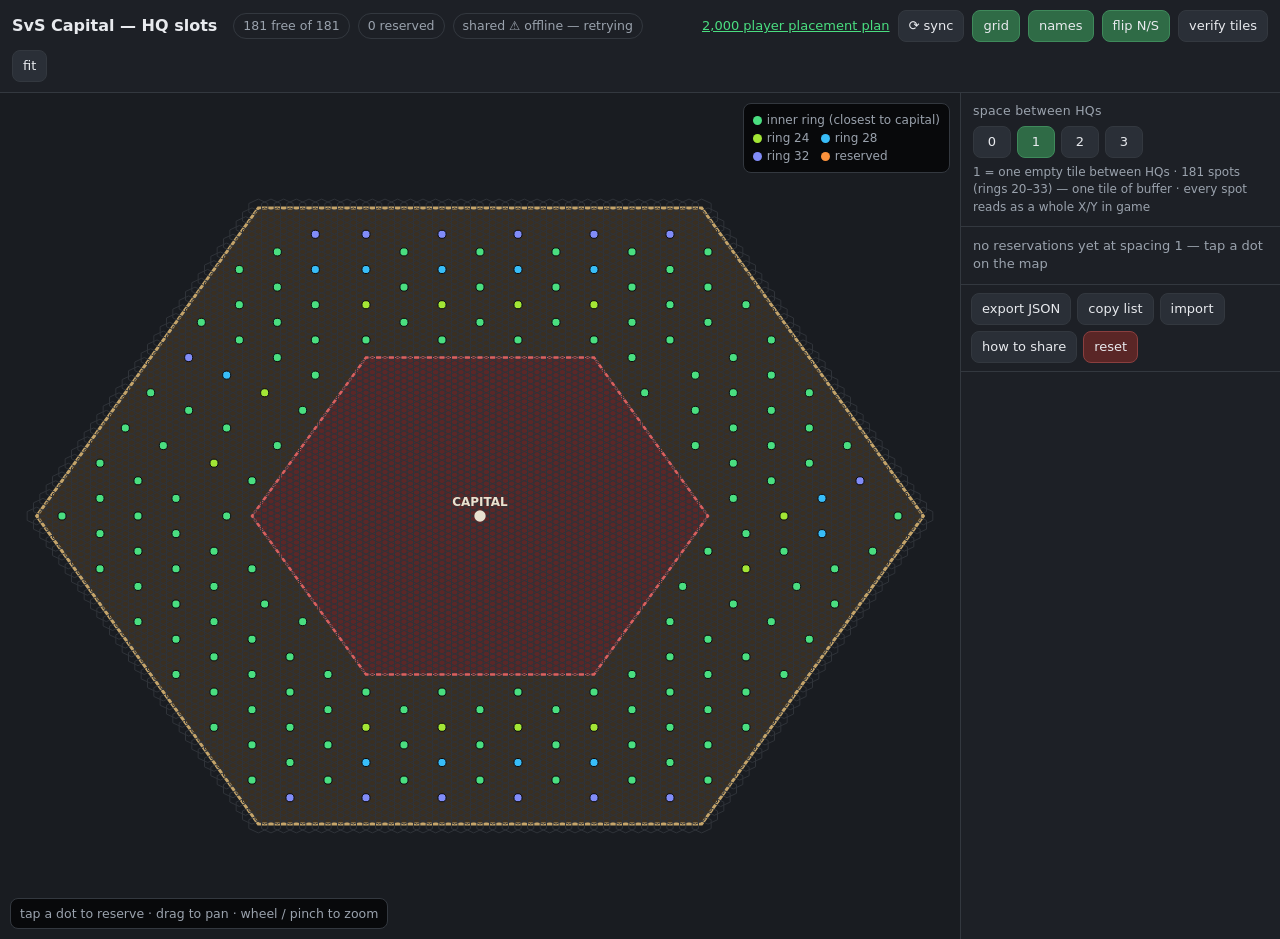
<file: index.html>
<!doctype html>
<html lang="en">
<head>
<meta charset="utf-8">
<meta name="viewport" content="width=device-width, initial-scale=1, maximum-scale=5">
<title>SvS Capital — HQ slot reservations</title>
<style>
  :root{--bg:#14161a;--panel:#1d2026;--line:#33383f;--fg:#e8eaee;--dim:#9aa2ad;
        --r20:#4ade80;--r24:#a3e635;--r28:#38bdf8;--r32:#818cf8;--taken:#fb923c;--bad:#f87171;}
  *{box-sizing:border-box}
  html,body{margin:0;height:100%;background:var(--bg);color:var(--fg);
    font:15px/1.4 system-ui,-apple-system,"Segoe UI",Roboto,sans-serif;overscroll-behavior:none}
  header{display:flex;flex-wrap:wrap;gap:8px;align-items:center;padding:10px 12px;
    background:var(--panel);border-bottom:1px solid var(--line);position:sticky;top:0;z-index:5}
  header h1{font-size:16px;margin:0 8px 0 0;font-weight:650}
  .pill{font-size:12.5px;color:var(--dim);border:1px solid var(--line);border-radius:99px;padding:3px 9px}
  .spacer{flex:1}
  main{display:flex;height:calc(100% - 54px);min-height:0}
  #wrap{position:relative;flex:1;min-width:0}
  canvas{display:block;width:100%;height:100%;touch-action:none}
  #hint{position:absolute;left:10px;bottom:10px;font-size:12.5px;color:var(--dim);
    background:#000a;border:1px solid var(--line);border-radius:8px;padding:6px 9px;pointer-events:none}
  aside{width:320px;flex:none;border-left:1px solid var(--line);background:var(--panel);
    display:flex;flex-direction:column;min-height:0}
  aside .stats{padding:10px 12px;border-bottom:1px solid var(--line);font-size:13px;color:var(--dim)}
  .padbar{padding:9px 12px 10px;border-bottom:1px solid var(--line)}
  .padlbl{display:block;font-size:12.5px;color:var(--dim);margin-bottom:6px;letter-spacing:.02em}
  .padbtns{display:flex;gap:6px}
  .padbtns button{width:38px;padding:6px 0;text-align:center;font-variant-numeric:tabular-nums}
  .padhint{margin-top:6px;font-size:12px;color:var(--dim);line-height:1.45}
  aside .btns{display:flex;flex-wrap:wrap;gap:6px;padding:8px 10px;border-bottom:1px solid var(--line)}
  #list{list-style:none;margin:0;padding:6px 0 40px;overflow:auto;flex:1}
  #list li{display:flex;gap:8px;align-items:center;padding:6px 12px;border-bottom:1px solid #262a30;font-size:13.5px}
  #list li b{color:var(--taken);font-weight:600}
  #list li span.c{color:var(--dim);font-variant-numeric:tabular-nums}
  button{font:inherit;font-size:13px;color:var(--fg);background:#2a2f37;border:1px solid var(--line);
    border-radius:8px;padding:6px 10px;cursor:pointer}
  button:hover{background:#333a44}
  button.on{background:#2f6b46;border-color:#3f8a5b}
  button.primary{background:#2f6b46;border-color:#3f8a5b;font-weight:600}
  button.danger{background:#5a2626;border-color:#8a3f3f}
  .modal{position:fixed;inset:0;background:#000a;display:flex;align-items:center;justify-content:center;
    padding:14px;z-index:20}
  .modal.hidden{display:none}
  .card{background:var(--panel);border:1px solid var(--line);border-radius:14px;padding:14px;width:min(460px,100%)}
  .card h2{margin:0 0 4px;font-size:17px}
  .card .meta{color:var(--dim);font-size:13px;margin-bottom:10px;font-variant-numeric:tabular-nums}
  .card label{display:block;font-size:13px;color:var(--dim);margin:8px 0 4px}
  .card input,.card textarea{width:100%;background:#12141a;color:var(--fg);border:1px solid var(--line);
    border-radius:8px;padding:9px;font:inherit}
  .card textarea{height:150px;font-family:ui-monospace,Consolas,monospace;font-size:12.5px}
  .card .row{display:flex;flex-wrap:wrap;gap:8px;margin-top:12px}
  .warn{color:var(--bad);font-size:13px;min-height:17px;margin-top:6px}
  .ok{color:var(--r20)}
  #legend{position:absolute;right:10px;top:10px;background:#000a;border:1px solid var(--line);
    border-radius:8px;padding:7px 9px;font-size:12px;color:var(--dim);line-height:1.5}
  #legend i{display:inline-block;width:9px;height:9px;border-radius:99px;margin-right:5px;vertical-align:middle}
  @media(max-width:820px){
    main{flex-direction:column;height:auto}
    #wrap{height:58vh}
    aside{width:auto;border-left:none;border-top:1px solid var(--line);max-height:42vh}
  }
</style>
</head>
<body>
<header>
  <h1>SvS Capital — HQ slots</h1>
  <span class="pill" id="pillFree">–</span>
  <span class="pill" id="pillTaken">–</span>
  <span class="pill" id="pillShared">shared: connecting…</span>
  <span class="spacer"></span>
  <a href="placement.html" style="color:var(--r20);font-size:13px">2,000 player placement plan</a>
  <button id="btnSync" title="pull the latest list from the shared sign-up sheet">⟳ sync</button>
  <button id="btnGrid" title="show/hide the tile grid">grid</button>
  <button id="btnNames" title="show/hide the names on the map">names</button>
  <button id="btnFlip" title="flip N/S if the map looks mirrored compared to the game">flip N/S</button>
  <button id="btnTest" title="highlight the tiles to verify in game">verify tiles</button>
  <button id="btnFit">fit</button>
</header>

<main>
  <div id="wrap">
    <canvas id="map"></canvas>
    <div id="legend">
      <i style="background:var(--r20)"></i>inner ring (closest to capital)<br>
      <i style="background:var(--r24)"></i>ring 24 &nbsp; <i style="background:var(--r28)"></i>ring 28<br>
      <i style="background:var(--r32)"></i>ring 32 &nbsp; <i style="background:var(--taken)"></i>reserved
    </div>
    <div id="hint">tap a dot to reserve · drag to pan · wheel / pinch to zoom</div>
  </div>
  <aside>
    <div class="padbar">
      <span class="padlbl">space between HQs</span>
      <span id="padBtns" class="padbtns"></span>
      <div class="padhint" id="padHint"></div>
    </div>
    <div class="stats" id="stats">reservations are stored in this browser</div>
    <div class="btns">
      <button id="btnExport">export JSON</button>
      <button id="btnCopy">copy list</button>
      <button id="btnImport">import</button>
      <button id="btnHelp">how to share</button>
      <button id="btnReset" class="danger">reset</button>
    </div>
    <ol id="list"></ol>
  </aside>
</main>

<!-- reserve / release card -->
<div class="modal hidden" id="sheet">
  <div class="card">
    <h2 id="shTitle">Spot</h2>
    <div class="meta" id="shMeta"></div>
    <label for="shName">Your name / alliance tag</label>
    <input id="shName" maxlength="28" placeholder="e.g. Ahmed [Tj]">
    <div class="warn" id="shWarn"></div>
    <div class="row">
      <button class="primary" id="shTake">reserve this spot</button>
      <button class="danger hidden" id="shRelease">release</button>
      <button id="shCopy">copy X/Y</button>
      <button id="shClose">close</button>
    </div>
  </div>
</div>

<!-- import / export / help card -->
<div class="modal hidden" id="io">
  <div class="card">
    <h2 id="ioTitle">Import</h2>
    <div class="meta" id="ioMeta"></div>
    <textarea id="ioText" spellcheck="false"></textarea>
    <div class="row">
      <button class="primary" id="ioDo">import</button>
      <button id="ioClose">close</button>
    </div>
  </div>
</div>

<script>
/* ============================== CORE (pure, testable) ============================== */
const HQCore = (() => {
  // Embedded spot lists, generated offline by gen_spots.js (fixed seed, 150,000
  // destroy-and-repair iterations per spacing, whole-coordinate tiles only) and checked by
  // the test suite.  Embedded so every visitor sees the same list AND the same numbering
  // (reservations are keyed by spot number) — do not hand-edit; regenerate instead.
  const SPOTS_BY_PAD = {
    0: [{"n":1,"ring":19,"clock":1,"X":510,"Y":482},{"n":2,"ring":19,"clock":2,"X":514,"Y":490},{"n":3,"ring":19,"clock":3,"X":518,"Y":498},{"n":4,"ring":19,"clock":3,"X":518,"Y":502},{"n":5,"ring":19,"clock":4,"X":514,"Y":510},{"n":6,"ring":19,"clock":5,"X":510,"Y":518},{"n":7,"ring":19,"clock":7,"X":489,"Y":516},{"n":8,"ring":19,"clock":8,"X":485,"Y":508},{"n":9,"ring":19,"clock":9,"X":481,"Y":500},{"n":10,"ring":19,"clock":10,"X":484,"Y":494},{"n":11,"ring":19,"clock":11,"X":488,"Y":486},{"n":12,"ring":19,"clock":11,"X":490,"Y":482},{"n":13,"ring":20,"clock":1,"X":508,"Y":480},{"n":14,"ring":20,"clock":1,"X":512,"Y":484},{"n":15,"ring":20,"clock":2,"X":516,"Y":492},{"n":16,"ring":20,"clock":3,"X":520,"Y":500},{"n":17,"ring":20,"clock":4,"X":516,"Y":508},{"n":18,"ring":20,"clock":5,"X":508,"Y":520},{"n":19,"ring":20,"clock":5,"X":512,"Y":516},{"n":20,"ring":20,"clock":6,"X":497,"Y":520},{"n":21,"ring":20,"clock":6,"X":500,"Y":520},{"n":22,"ring":20,"clock":6,"X":504,"Y":520},{"n":23,"ring":20,"clock":7,"X":487,"Y":514},{"n":24,"ring":20,"clock":7,"X":493,"Y":520},{"n":25,"ring":20,"clock":8,"X":483,"Y":506},{"n":26,"ring":20,"clock":9,"X":482,"Y":496},{"n":27,"ring":20,"clock":10,"X":486,"Y":488},{"n":28,"ring":20,"clock":11,"X":492,"Y":480},{"n":29,"ring":20,"clock":12,"X":496,"Y":480},{"n":30,"ring":20,"clock":12,"X":500,"Y":480},{"n":31,"ring":20,"clock":12,"X":504,"Y":480},{"n":32,"ring":21,"clock":2,"X":514,"Y":486},{"n":33,"ring":21,"clock":2,"X":518,"Y":494},{"n":34,"ring":21,"clock":4,"X":518,"Y":506},{"n":35,"ring":21,"clock":5,"X":514,"Y":514},{"n":36,"ring":21,"clock":7,"X":489,"Y":520},{"n":37,"ring":21,"clock":8,"X":485,"Y":512},{"n":38,"ring":21,"clock":9,"X":481,"Y":504},{"n":39,"ring":21,"clock":10,"X":484,"Y":490},{"n":40,"ring":22,"clock":1,"X":506,"Y":478},{"n":41,"ring":22,"clock":1,"X":510,"Y":478},{"n":42,"ring":22,"clock":1,"X":512,"Y":480},{"n":43,"ring":22,"clock":2,"X":516,"Y":488},{"n":44,"ring":22,"clock":3,"X":520,"Y":496},{"n":45,"ring":22,"clock":3,"X":520,"Y":504},{"n":46,"ring":22,"clock":4,"X":516,"Y":512},{"n":47,"ring":22,"clock":5,"X":506,"Y":522},{"n":48,"ring":22,"clock":5,"X":510,"Y":522},{"n":49,"ring":22,"clock":5,"X":512,"Y":520},{"n":50,"ring":22,"clock":6,"X":495,"Y":522},{"n":51,"ring":22,"clock":6,"X":502,"Y":522},{"n":52,"ring":22,"clock":7,"X":487,"Y":518},{"n":53,"ring":22,"clock":7,"X":491,"Y":522},{"n":54,"ring":22,"clock":8,"X":483,"Y":510},{"n":55,"ring":22,"clock":9,"X":479,"Y":498},{"n":56,"ring":22,"clock":9,"X":479,"Y":502},{"n":57,"ring":22,"clock":10,"X":482,"Y":492},{"n":58,"ring":22,"clock":11,"X":486,"Y":484},{"n":59,"ring":22,"clock":11,"X":488,"Y":480},{"n":60,"ring":22,"clock":11,"X":490,"Y":478},{"n":61,"ring":22,"clock":11,"X":494,"Y":478},{"n":62,"ring":22,"clock":12,"X":498,"Y":478},{"n":63,"ring":22,"clock":12,"X":502,"Y":478},{"n":64,"ring":23,"clock":1,"X":514,"Y":482},{"n":65,"ring":23,"clock":2,"X":518,"Y":490},{"n":66,"ring":23,"clock":3,"X":522,"Y":498},{"n":67,"ring":23,"clock":3,"X":522,"Y":502},{"n":68,"ring":23,"clock":4,"X":518,"Y":510},{"n":69,"ring":23,"clock":5,"X":514,"Y":518},{"n":70,"ring":23,"clock":7,"X":485,"Y":516},{"n":71,"ring":23,"clock":8,"X":481,"Y":508},{"n":72,"ring":23,"clock":9,"X":477,"Y":500},{"n":73,"ring":23,"clock":10,"X":484,"Y":486},{"n":74,"ring":24,"clock":1,"X":508,"Y":476},{"n":75,"ring":24,"clock":1,"X":512,"Y":476},{"n":76,"ring":24,"clock":2,"X":516,"Y":484},{"n":77,"ring":24,"clock":2,"X":520,"Y":492},{"n":78,"ring":24,"clock":3,"X":524,"Y":500},{"n":79,"ring":24,"clock":4,"X":520,"Y":508},{"n":80,"ring":24,"clock":5,"X":508,"Y":524},{"n":81,"ring":24,"clock":5,"X":512,"Y":524},{"n":82,"ring":24,"clock":5,"X":516,"Y":516},{"n":83,"ring":24,"clock":6,"X":497,"Y":524},{"n":84,"ring":24,"clock":6,"X":500,"Y":524},{"n":85,"ring":24,"clock":6,"X":504,"Y":524},{"n":86,"ring":24,"clock":7,"X":487,"Y":522},{"n":87,"ring":24,"clock":7,"X":489,"Y":524},{"n":88,"ring":24,"clock":7,"X":493,"Y":524},{"n":89,"ring":24,"clock":8,"X":479,"Y":506},{"n":90,"ring":24,"clock":8,"X":483,"Y":514},{"n":91,"ring":24,"clock":10,"X":479,"Y":494},{"n":92,"ring":24,"clock":10,"X":482,"Y":488},{"n":93,"ring":24,"clock":11,"X":488,"Y":476},{"n":94,"ring":24,"clock":11,"X":492,"Y":476},{"n":95,"ring":24,"clock":12,"X":496,"Y":476},{"n":96,"ring":24,"clock":12,"X":500,"Y":476},{"n":97,"ring":24,"clock":12,"X":504,"Y":476},{"n":98,"ring":25,"clock":1,"X":514,"Y":478},{"n":99,"ring":25,"clock":2,"X":518,"Y":486},{"n":100,"ring":25,"clock":2,"X":522,"Y":494},{"n":101,"ring":25,"clock":4,"X":518,"Y":514},{"n":102,"ring":25,"clock":4,"X":522,"Y":506},{"n":103,"ring":25,"clock":5,"X":514,"Y":522},{"n":104,"ring":25,"clock":7,"X":485,"Y":520},{"n":105,"ring":25,"clock":8,"X":481,"Y":512},{"n":106,"ring":25,"clock":9,"X":477,"Y":496},{"n":107,"ring":25,"clock":9,"X":477,"Y":504},{"n":108,"ring":25,"clock":10,"X":480,"Y":490},{"n":109,"ring":25,"clock":11,"X":484,"Y":482},{"n":110,"ring":25,"clock":11,"X":486,"Y":478},{"n":111,"ring":26,"clock":1,"X":510,"Y":474},{"n":112,"ring":26,"clock":1,"X":516,"Y":480},{"n":113,"ring":26,"clock":2,"X":520,"Y":488},{"n":114,"ring":26,"clock":3,"X":524,"Y":496},{"n":115,"ring":26,"clock":3,"X":524,"Y":504},{"n":116,"ring":26,"clock":4,"X":520,"Y":512},{"n":117,"ring":26,"clock":5,"X":510,"Y":526},{"n":118,"ring":26,"clock":5,"X":516,"Y":520},{"n":119,"ring":26,"clock":6,"X":495,"Y":526},{"n":120,"ring":26,"clock":6,"X":502,"Y":526},{"n":121,"ring":26,"clock":6,"X":506,"Y":526},{"n":122,"ring":26,"clock":7,"X":483,"Y":518},{"n":123,"ring":26,"clock":7,"X":487,"Y":526},{"n":124,"ring":26,"clock":7,"X":491,"Y":526},{"n":125,"ring":26,"clock":8,"X":479,"Y":510},{"n":126,"ring":26,"clock":9,"X":475,"Y":498},{"n":127,"ring":26,"clock":9,"X":475,"Y":502},{"n":128,"ring":26,"clock":10,"X":482,"Y":484},{"n":129,"ring":26,"clock":11,"X":490,"Y":474},{"n":130,"ring":26,"clock":12,"X":494,"Y":474},{"n":131,"ring":26,"clock":12,"X":498,"Y":474},{"n":132,"ring":26,"clock":12,"X":502,"Y":474},{"n":133,"ring":26,"clock":12,"X":506,"Y":474},{"n":134,"ring":27,"clock":1,"X":514,"Y":474},{"n":135,"ring":27,"clock":2,"X":518,"Y":482},{"n":136,"ring":27,"clock":2,"X":522,"Y":490},{"n":137,"ring":27,"clock":3,"X":526,"Y":498},{"n":138,"ring":27,"clock":3,"X":526,"Y":502},{"n":139,"ring":27,"clock":4,"X":522,"Y":510},{"n":140,"ring":27,"clock":5,"X":514,"Y":526},{"n":141,"ring":27,"clock":5,"X":518,"Y":518},{"n":142,"ring":27,"clock":7,"X":485,"Y":524},{"n":143,"ring":27,"clock":8,"X":477,"Y":508},{"n":144,"ring":27,"clock":8,"X":481,"Y":516},{"n":145,"ring":27,"clock":9,"X":473,"Y":500},{"n":146,"ring":27,"clock":10,"X":477,"Y":492},{"n":147,"ring":27,"clock":10,"X":480,"Y":486},{"n":148,"ring":27,"clock":11,"X":486,"Y":474},{"n":149,"ring":28,"clock":1,"X":508,"Y":472},{"n":150,"ring":28,"clock":1,"X":512,"Y":472},{"n":151,"ring":28,"clock":1,"X":516,"Y":476},{"n":152,"ring":28,"clock":2,"X":520,"Y":484},{"n":153,"ring":28,"clock":2,"X":524,"Y":492},{"n":154,"ring":28,"clock":3,"X":528,"Y":500},{"n":155,"ring":28,"clock":4,"X":520,"Y":516},{"n":156,"ring":28,"clock":4,"X":524,"Y":508},{"n":157,"ring":28,"clock":5,"X":508,"Y":528},{"n":158,"ring":28,"clock":5,"X":512,"Y":528},{"n":159,"ring":28,"clock":5,"X":516,"Y":524},{"n":160,"ring":28,"clock":6,"X":493,"Y":528},{"n":161,"ring":28,"clock":6,"X":500,"Y":528},{"n":162,"ring":28,"clock":6,"X":504,"Y":528},{"n":163,"ring":28,"clock":7,"X":483,"Y":522},{"n":164,"ring":28,"clock":7,"X":489,"Y":528},{"n":165,"ring":28,"clock":8,"X":479,"Y":514},{"n":166,"ring":28,"clock":9,"X":475,"Y":494},{"n":167,"ring":28,"clock":9,"X":475,"Y":506},{"n":168,"ring":28,"clock":10,"X":478,"Y":488},{"n":169,"ring":28,"clock":11,"X":482,"Y":480},{"n":170,"ring":28,"clock":11,"X":484,"Y":476},{"n":171,"ring":28,"clock":11,"X":488,"Y":472},{"n":172,"ring":28,"clock":11,"X":492,"Y":472},{"n":173,"ring":28,"clock":12,"X":496,"Y":472},{"n":174,"ring":28,"clock":12,"X":500,"Y":472},{"n":175,"ring":28,"clock":12,"X":504,"Y":472},{"n":176,"ring":29,"clock":1,"X":518,"Y":478},{"n":177,"ring":29,"clock":2,"X":522,"Y":486},{"n":178,"ring":29,"clock":3,"X":526,"Y":494},{"n":179,"ring":29,"clock":3,"X":526,"Y":506},{"n":180,"ring":29,"clock":4,"X":522,"Y":514},{"n":181,"ring":29,"clock":5,"X":518,"Y":522},{"n":182,"ring":29,"clock":7,"X":481,"Y":520},{"n":183,"ring":29,"clock":7,"X":485,"Y":528},{"n":184,"ring":29,"clock":8,"X":477,"Y":512},{"n":185,"ring":29,"clock":9,"X":473,"Y":496},{"n":186,"ring":29,"clock":9,"X":473,"Y":504},{"n":187,"ring":29,"clock":10,"X":480,"Y":482},{"n":188,"ring":30,"clock":1,"X":510,"Y":470},{"n":189,"ring":30,"clock":1,"X":514,"Y":470},{"n":190,"ring":30,"clock":1,"X":516,"Y":472},{"n":191,"ring":30,"clock":2,"X":520,"Y":480},{"n":192,"ring":30,"clock":2,"X":524,"Y":488},{"n":193,"ring":30,"clock":3,"X":528,"Y":496},{"n":194,"ring":30,"clock":3,"X":528,"Y":504},{"n":195,"ring":30,"clock":4,"X":524,"Y":512},{"n":196,"ring":30,"clock":5,"X":510,"Y":530},{"n":197,"ring":30,"clock":5,"X":514,"Y":530},{"n":198,"ring":30,"clock":5,"X":516,"Y":528},{"n":199,"ring":30,"clock":5,"X":520,"Y":520},{"n":200,"ring":30,"clock":6,"X":495,"Y":530},{"n":201,"ring":30,"clock":6,"X":498,"Y":530},{"n":202,"ring":30,"clock":6,"X":502,"Y":530},{"n":203,"ring":30,"clock":6,"X":506,"Y":530},{"n":204,"ring":30,"clock":7,"X":483,"Y":526},{"n":205,"ring":30,"clock":7,"X":487,"Y":530},{"n":206,"ring":30,"clock":7,"X":491,"Y":530},{"n":207,"ring":30,"clock":8,"X":475,"Y":510},{"n":208,"ring":30,"clock":8,"X":479,"Y":518},{"n":209,"ring":30,"clock":9,"X":471,"Y":498},{"n":210,"ring":30,"clock":9,"X":471,"Y":502},{"n":211,"ring":30,"clock":10,"X":475,"Y":490},{"n":212,"ring":30,"clock":10,"X":478,"Y":484},{"n":213,"ring":30,"clock":11,"X":484,"Y":472},{"n":214,"ring":30,"clock":11,"X":486,"Y":470},{"n":215,"ring":30,"clock":11,"X":490,"Y":470},{"n":216,"ring":30,"clock":12,"X":494,"Y":470},{"n":217,"ring":30,"clock":12,"X":498,"Y":470},{"n":218,"ring":30,"clock":12,"X":502,"Y":470},{"n":219,"ring":30,"clock":12,"X":506,"Y":470},{"n":220,"ring":31,"clock":1,"X":518,"Y":474},{"n":221,"ring":31,"clock":2,"X":522,"Y":482},{"n":222,"ring":31,"clock":2,"X":526,"Y":490},{"n":223,"ring":31,"clock":3,"X":530,"Y":498},{"n":224,"ring":31,"clock":3,"X":530,"Y":502},{"n":225,"ring":31,"clock":4,"X":522,"Y":518},{"n":226,"ring":31,"clock":4,"X":526,"Y":510},{"n":227,"ring":31,"clock":5,"X":518,"Y":526},{"n":228,"ring":31,"clock":7,"X":481,"Y":524},{"n":229,"ring":31,"clock":8,"X":473,"Y":508},{"n":230,"ring":31,"clock":8,"X":477,"Y":516},{"n":231,"ring":31,"clock":9,"X":469,"Y":500},{"n":232,"ring":31,"clock":10,"X":473,"Y":492},{"n":233,"ring":31,"clock":10,"X":476,"Y":486},{"n":234,"ring":31,"clock":11,"X":480,"Y":478},{"n":235,"ring":31,"clock":11,"X":482,"Y":474},{"n":236,"ring":32,"clock":1,"X":512,"Y":468},{"n":237,"ring":32,"clock":1,"X":516,"Y":468},{"n":238,"ring":32,"clock":1,"X":520,"Y":476},{"n":239,"ring":32,"clock":2,"X":524,"Y":484},{"n":240,"ring":32,"clock":2,"X":528,"Y":492},{"n":241,"ring":32,"clock":3,"X":532,"Y":500},{"n":242,"ring":32,"clock":4,"X":524,"Y":516},{"n":243,"ring":32,"clock":4,"X":528,"Y":508},{"n":244,"ring":32,"clock":5,"X":512,"Y":532},{"n":245,"ring":32,"clock":5,"X":516,"Y":532},{"n":246,"ring":32,"clock":5,"X":520,"Y":524},{"n":247,"ring":32,"clock":6,"X":493,"Y":532},{"n":248,"ring":32,"clock":6,"X":500,"Y":532},{"n":249,"ring":32,"clock":6,"X":504,"Y":532},{"n":250,"ring":32,"clock":6,"X":508,"Y":532},{"n":251,"ring":32,"clock":7,"X":479,"Y":522},{"n":252,"ring":32,"clock":7,"X":483,"Y":530},{"n":253,"ring":32,"clock":7,"X":485,"Y":532},{"n":254,"ring":32,"clock":7,"X":489,"Y":532},{"n":255,"ring":32,"clock":8,"X":475,"Y":514},{"n":256,"ring":32,"clock":9,"X":471,"Y":494},{"n":257,"ring":32,"clock":9,"X":471,"Y":506},{"n":258,"ring":32,"clock":10,"X":478,"Y":480},{"n":259,"ring":32,"clock":11,"X":484,"Y":468},{"n":260,"ring":32,"clock":11,"X":488,"Y":468},{"n":261,"ring":32,"clock":12,"X":492,"Y":468},{"n":262,"ring":32,"clock":12,"X":496,"Y":468},{"n":263,"ring":32,"clock":12,"X":500,"Y":468},{"n":264,"ring":32,"clock":12,"X":504,"Y":468},{"n":265,"ring":32,"clock":12,"X":508,"Y":468},{"n":266,"ring":33,"clock":1,"X":518,"Y":470},{"n":267,"ring":33,"clock":2,"X":522,"Y":478},{"n":268,"ring":33,"clock":2,"X":526,"Y":486},{"n":269,"ring":33,"clock":3,"X":530,"Y":494},{"n":270,"ring":33,"clock":3,"X":530,"Y":506},{"n":271,"ring":33,"clock":4,"X":526,"Y":514},{"n":272,"ring":33,"clock":5,"X":518,"Y":530},{"n":273,"ring":33,"clock":5,"X":522,"Y":522},{"n":274,"ring":33,"clock":7,"X":481,"Y":528},{"n":275,"ring":33,"clock":8,"X":473,"Y":512},{"n":276,"ring":33,"clock":8,"X":477,"Y":520},{"n":277,"ring":33,"clock":9,"X":469,"Y":496},{"n":278,"ring":33,"clock":9,"X":469,"Y":504},{"n":279,"ring":33,"clock":10,"X":473,"Y":488},{"n":280,"ring":33,"clock":10,"X":476,"Y":482},{"n":281,"ring":33,"clock":11,"X":482,"Y":470},{"n":282,"ring":34,"clock":1,"X":510,"Y":466},{"n":283,"ring":34,"clock":1,"X":514,"Y":466},{"n":284,"ring":34,"clock":1,"X":520,"Y":472},{"n":285,"ring":34,"clock":2,"X":524,"Y":480},{"n":286,"ring":34,"clock":2,"X":528,"Y":488},{"n":287,"ring":34,"clock":3,"X":532,"Y":496},{"n":288,"ring":34,"clock":3,"X":532,"Y":504},{"n":289,"ring":34,"clock":4,"X":524,"Y":520},{"n":290,"ring":34,"clock":4,"X":528,"Y":512},{"n":291,"ring":34,"clock":5,"X":510,"Y":534},{"n":292,"ring":34,"clock":5,"X":514,"Y":534},{"n":293,"ring":34,"clock":5,"X":520,"Y":528},{"n":294,"ring":34,"clock":6,"X":491,"Y":534},{"n":295,"ring":34,"clock":6,"X":495,"Y":534},{"n":296,"ring":34,"clock":6,"X":498,"Y":534},{"n":297,"ring":34,"clock":6,"X":502,"Y":534},{"n":298,"ring":34,"clock":6,"X":506,"Y":534},{"n":299,"ring":34,"clock":7,"X":479,"Y":526},{"n":300,"ring":34,"clock":7,"X":483,"Y":534},{"n":301,"ring":34,"clock":7,"X":487,"Y":534},{"n":302,"ring":34,"clock":8,"X":471,"Y":510},{"n":303,"ring":34,"clock":8,"X":475,"Y":518},{"n":304,"ring":34,"clock":9,"X":467,"Y":498},{"n":305,"ring":34,"clock":9,"X":467,"Y":502},{"n":306,"ring":34,"clock":10,"X":471,"Y":490},{"n":307,"ring":34,"clock":10,"X":474,"Y":484},{"n":308,"ring":34,"clock":11,"X":478,"Y":476},{"n":309,"ring":34,"clock":11,"X":480,"Y":472},{"n":310,"ring":34,"clock":11,"X":486,"Y":466},{"n":311,"ring":34,"clock":11,"X":490,"Y":466},{"n":312,"ring":34,"clock":12,"X":494,"Y":466},{"n":313,"ring":34,"clock":12,"X":498,"Y":466},{"n":314,"ring":34,"clock":12,"X":502,"Y":466},{"n":315,"ring":34,"clock":12,"X":506,"Y":466}],
    1: [{"n":1,"ring":20,"clock":1,"X":509,"Y":480},{"n":2,"ring":20,"clock":1,"X":513,"Y":486},{"n":3,"ring":20,"clock":3,"X":518,"Y":504},{"n":4,"ring":20,"clock":4,"X":516,"Y":508},{"n":5,"ring":20,"clock":5,"X":509,"Y":520},{"n":6,"ring":20,"clock":6,"X":497,"Y":520},{"n":7,"ring":20,"clock":6,"X":503,"Y":520},{"n":8,"ring":20,"clock":7,"X":491,"Y":520},{"n":9,"ring":20,"clock":8,"X":486,"Y":512},{"n":10,"ring":20,"clock":9,"X":480,"Y":500},{"n":11,"ring":20,"clock":9,"X":482,"Y":496},{"n":12,"ring":20,"clock":10,"X":484,"Y":492},{"n":13,"ring":20,"clock":10,"X":486,"Y":488},{"n":14,"ring":20,"clock":11,"X":491,"Y":480},{"n":15,"ring":20,"clock":12,"X":497,"Y":480},{"n":16,"ring":20,"clock":12,"X":503,"Y":480},{"n":17,"ring":21,"clock":1,"X":512,"Y":482},{"n":18,"ring":21,"clock":2,"X":517,"Y":492},{"n":19,"ring":21,"clock":3,"X":520,"Y":498},{"n":20,"ring":21,"clock":4,"X":515,"Y":512},{"n":21,"ring":21,"clock":5,"X":512,"Y":518},{"n":22,"ring":21,"clock":7,"X":488,"Y":518},{"n":23,"ring":21,"clock":8,"X":482,"Y":506},{"n":24,"ring":21,"clock":11,"X":487,"Y":484},{"n":25,"ring":22,"clock":1,"X":506,"Y":478},{"n":26,"ring":22,"clock":3,"X":521,"Y":502},{"n":27,"ring":22,"clock":5,"X":506,"Y":522},{"n":28,"ring":22,"clock":6,"X":500,"Y":522},{"n":29,"ring":22,"clock":7,"X":494,"Y":522},{"n":30,"ring":22,"clock":8,"X":483,"Y":510},{"n":31,"ring":22,"clock":11,"X":494,"Y":478},{"n":32,"ring":22,"clock":12,"X":500,"Y":478},{"n":33,"ring":23,"clock":1,"X":512,"Y":478},{"n":34,"ring":23,"clock":2,"X":517,"Y":488},{"n":35,"ring":23,"clock":2,"X":520,"Y":494},{"n":36,"ring":23,"clock":5,"X":512,"Y":522},{"n":37,"ring":23,"clock":5,"X":515,"Y":516},{"n":38,"ring":23,"clock":7,"X":485,"Y":516},{"n":39,"ring":23,"clock":7,"X":488,"Y":522},{"n":40,"ring":23,"clock":9,"X":479,"Y":504},{"n":41,"ring":23,"clock":11,"X":487,"Y":480},{"n":42,"ring":24,"clock":1,"X":509,"Y":476},{"n":43,"ring":24,"clock":3,"X":524,"Y":500},{"n":44,"ring":24,"clock":4,"X":521,"Y":506},{"n":45,"ring":24,"clock":5,"X":509,"Y":524},{"n":46,"ring":24,"clock":6,"X":497,"Y":524},{"n":47,"ring":24,"clock":6,"X":503,"Y":524},{"n":48,"ring":24,"clock":7,"X":491,"Y":524},{"n":49,"ring":24,"clock":10,"X":479,"Y":494},{"n":50,"ring":24,"clock":10,"X":483,"Y":486},{"n":51,"ring":24,"clock":11,"X":491,"Y":476},{"n":52,"ring":24,"clock":12,"X":497,"Y":476},{"n":53,"ring":24,"clock":12,"X":503,"Y":476},{"n":54,"ring":25,"clock":1,"X":515,"Y":480},{"n":55,"ring":25,"clock":2,"X":517,"Y":484},{"n":56,"ring":25,"clock":2,"X":520,"Y":490},{"n":57,"ring":25,"clock":3,"X":523,"Y":496},{"n":58,"ring":25,"clock":4,"X":518,"Y":514},{"n":59,"ring":25,"clock":4,"X":520,"Y":510},{"n":60,"ring":25,"clock":5,"X":515,"Y":520},{"n":61,"ring":25,"clock":7,"X":485,"Y":520},{"n":62,"ring":25,"clock":8,"X":479,"Y":508},{"n":63,"ring":25,"clock":8,"X":482,"Y":514},{"n":64,"ring":25,"clock":9,"X":476,"Y":498},{"n":65,"ring":25,"clock":9,"X":476,"Y":502},{"n":66,"ring":25,"clock":10,"X":480,"Y":490},{"n":67,"ring":25,"clock":11,"X":484,"Y":482},{"n":68,"ring":25,"clock":11,"X":487,"Y":476},{"n":69,"ring":26,"clock":1,"X":512,"Y":474},{"n":70,"ring":26,"clock":3,"X":524,"Y":504},{"n":71,"ring":26,"clock":5,"X":512,"Y":526},{"n":72,"ring":26,"clock":6,"X":494,"Y":526},{"n":73,"ring":26,"clock":6,"X":500,"Y":526},{"n":74,"ring":26,"clock":6,"X":506,"Y":526},{"n":75,"ring":26,"clock":7,"X":488,"Y":526},{"n":76,"ring":26,"clock":12,"X":494,"Y":474},{"n":77,"ring":26,"clock":12,"X":500,"Y":474},{"n":78,"ring":26,"clock":12,"X":506,"Y":474},{"n":79,"ring":27,"clock":1,"X":515,"Y":476},{"n":80,"ring":27,"clock":2,"X":520,"Y":486},{"n":81,"ring":27,"clock":2,"X":523,"Y":492},{"n":82,"ring":27,"clock":5,"X":515,"Y":524},{"n":83,"ring":27,"clock":5,"X":518,"Y":518},{"n":84,"ring":27,"clock":7,"X":485,"Y":524},{"n":85,"ring":27,"clock":8,"X":479,"Y":512},{"n":86,"ring":27,"clock":8,"X":482,"Y":518},{"n":87,"ring":27,"clock":9,"X":473,"Y":500},{"n":88,"ring":27,"clock":9,"X":476,"Y":506},{"n":89,"ring":27,"clock":11,"X":484,"Y":478},{"n":90,"ring":28,"clock":1,"X":509,"Y":472},{"n":91,"ring":28,"clock":3,"X":527,"Y":498},{"n":92,"ring":28,"clock":3,"X":527,"Y":502},{"n":93,"ring":28,"clock":5,"X":509,"Y":528},{"n":94,"ring":28,"clock":6,"X":497,"Y":528},{"n":95,"ring":28,"clock":6,"X":503,"Y":528},{"n":96,"ring":28,"clock":7,"X":491,"Y":528},{"n":97,"ring":28,"clock":10,"X":480,"Y":484},{"n":98,"ring":28,"clock":11,"X":487,"Y":472},{"n":99,"ring":28,"clock":11,"X":491,"Y":472},{"n":100,"ring":28,"clock":12,"X":497,"Y":472},{"n":101,"ring":28,"clock":12,"X":503,"Y":472},{"n":102,"ring":29,"clock":1,"X":515,"Y":472},{"n":103,"ring":29,"clock":1,"X":518,"Y":478},{"n":104,"ring":29,"clock":2,"X":520,"Y":482},{"n":105,"ring":29,"clock":2,"X":523,"Y":488},{"n":106,"ring":29,"clock":3,"X":526,"Y":494},{"n":107,"ring":29,"clock":4,"X":521,"Y":516},{"n":108,"ring":29,"clock":4,"X":523,"Y":512},{"n":109,"ring":29,"clock":4,"X":525,"Y":508},{"n":110,"ring":29,"clock":5,"X":515,"Y":528},{"n":111,"ring":29,"clock":5,"X":518,"Y":522},{"n":112,"ring":29,"clock":7,"X":482,"Y":522},{"n":113,"ring":29,"clock":7,"X":485,"Y":528},{"n":114,"ring":29,"clock":8,"X":476,"Y":510},{"n":115,"ring":29,"clock":8,"X":479,"Y":516},{"n":116,"ring":29,"clock":9,"X":473,"Y":496},{"n":117,"ring":29,"clock":9,"X":473,"Y":504},{"n":118,"ring":29,"clock":10,"X":475,"Y":492},{"n":119,"ring":29,"clock":10,"X":477,"Y":488},{"n":120,"ring":29,"clock":11,"X":481,"Y":480},{"n":121,"ring":29,"clock":11,"X":484,"Y":474},{"n":122,"ring":30,"clock":1,"X":512,"Y":470},{"n":123,"ring":30,"clock":5,"X":512,"Y":530},{"n":124,"ring":30,"clock":6,"X":494,"Y":530},{"n":125,"ring":30,"clock":6,"X":500,"Y":530},{"n":126,"ring":30,"clock":6,"X":506,"Y":530},{"n":127,"ring":30,"clock":7,"X":488,"Y":530},{"n":128,"ring":30,"clock":12,"X":494,"Y":470},{"n":129,"ring":30,"clock":12,"X":500,"Y":470},{"n":130,"ring":30,"clock":12,"X":506,"Y":470},{"n":131,"ring":31,"clock":1,"X":518,"Y":474},{"n":132,"ring":31,"clock":2,"X":523,"Y":484},{"n":133,"ring":31,"clock":2,"X":526,"Y":490},{"n":134,"ring":31,"clock":3,"X":528,"Y":506},{"n":135,"ring":31,"clock":4,"X":521,"Y":520},{"n":136,"ring":31,"clock":5,"X":518,"Y":526},{"n":137,"ring":31,"clock":7,"X":482,"Y":526},{"n":138,"ring":31,"clock":8,"X":473,"Y":508},{"n":139,"ring":31,"clock":8,"X":476,"Y":514},{"n":140,"ring":31,"clock":8,"X":479,"Y":520},{"n":141,"ring":31,"clock":9,"X":470,"Y":498},{"n":142,"ring":31,"clock":9,"X":470,"Y":502},{"n":143,"ring":31,"clock":11,"X":481,"Y":476},{"n":144,"ring":31,"clock":11,"X":484,"Y":470},{"n":145,"ring":32,"clock":1,"X":509,"Y":468},{"n":146,"ring":32,"clock":1,"X":515,"Y":468},{"n":147,"ring":32,"clock":3,"X":530,"Y":496},{"n":148,"ring":32,"clock":5,"X":509,"Y":532},{"n":149,"ring":32,"clock":5,"X":515,"Y":532},{"n":150,"ring":32,"clock":6,"X":497,"Y":532},{"n":151,"ring":32,"clock":6,"X":503,"Y":532},{"n":152,"ring":32,"clock":7,"X":485,"Y":532},{"n":153,"ring":32,"clock":7,"X":491,"Y":532},{"n":154,"ring":32,"clock":10,"X":477,"Y":482},{"n":155,"ring":32,"clock":11,"X":487,"Y":468},{"n":156,"ring":32,"clock":11,"X":491,"Y":468},{"n":157,"ring":32,"clock":12,"X":497,"Y":468},{"n":158,"ring":32,"clock":12,"X":503,"Y":468},{"n":159,"ring":33,"clock":1,"X":518,"Y":470},{"n":160,"ring":33,"clock":1,"X":521,"Y":476},{"n":161,"ring":33,"clock":2,"X":523,"Y":480},{"n":162,"ring":33,"clock":2,"X":526,"Y":486},{"n":163,"ring":33,"clock":2,"X":529,"Y":492},{"n":164,"ring":33,"clock":3,"X":531,"Y":504},{"n":165,"ring":33,"clock":3,"X":533,"Y":500},{"n":166,"ring":33,"clock":4,"X":524,"Y":518},{"n":167,"ring":33,"clock":4,"X":526,"Y":514},{"n":168,"ring":33,"clock":4,"X":528,"Y":510},{"n":169,"ring":33,"clock":5,"X":518,"Y":530},{"n":170,"ring":33,"clock":5,"X":521,"Y":524},{"n":171,"ring":33,"clock":7,"X":479,"Y":524},{"n":172,"ring":33,"clock":7,"X":482,"Y":530},{"n":173,"ring":33,"clock":8,"X":473,"Y":512},{"n":174,"ring":33,"clock":8,"X":476,"Y":518},{"n":175,"ring":33,"clock":9,"X":467,"Y":500},{"n":176,"ring":33,"clock":9,"X":470,"Y":494},{"n":177,"ring":33,"clock":9,"X":470,"Y":506},{"n":178,"ring":33,"clock":10,"X":472,"Y":490},{"n":179,"ring":33,"clock":10,"X":474,"Y":486},{"n":180,"ring":33,"clock":11,"X":478,"Y":478},{"n":181,"ring":33,"clock":11,"X":481,"Y":472}],
    2: [{"n":1,"ring":21,"clock":1,"X":511,"Y":480},{"n":2,"ring":21,"clock":2,"X":516,"Y":490},{"n":3,"ring":21,"clock":3,"X":519,"Y":496},{"n":4,"ring":21,"clock":3,"X":520,"Y":502},{"n":5,"ring":21,"clock":4,"X":517,"Y":508},{"n":6,"ring":21,"clock":7,"X":489,"Y":520},{"n":7,"ring":21,"clock":8,"X":482,"Y":506},{"n":8,"ring":21,"clock":9,"X":480,"Y":498},{"n":9,"ring":21,"clock":10,"X":485,"Y":488},{"n":10,"ring":22,"clock":1,"X":506,"Y":478},{"n":11,"ring":22,"clock":1,"X":514,"Y":484},{"n":12,"ring":22,"clock":5,"X":508,"Y":522},{"n":13,"ring":22,"clock":5,"X":512,"Y":520},{"n":14,"ring":22,"clock":6,"X":496,"Y":522},{"n":15,"ring":22,"clock":6,"X":502,"Y":522},{"n":16,"ring":22,"clock":7,"X":486,"Y":516},{"n":17,"ring":22,"clock":10,"X":482,"Y":492},{"n":18,"ring":22,"clock":11,"X":488,"Y":480},{"n":19,"ring":22,"clock":11,"X":492,"Y":478},{"n":20,"ring":22,"clock":12,"X":498,"Y":478},{"n":21,"ring":23,"clock":5,"X":515,"Y":516},{"n":22,"ring":23,"clock":8,"X":483,"Y":512},{"n":23,"ring":24,"clock":3,"X":523,"Y":498},{"n":24,"ring":24,"clock":7,"X":492,"Y":524},{"n":25,"ring":24,"clock":9,"X":477,"Y":502},{"n":26,"ring":24,"clock":12,"X":502,"Y":476},{"n":27,"ring":25,"clock":11,"X":484,"Y":482},{"n":28,"ring":26,"clock":1,"X":509,"Y":474},{"n":29,"ring":26,"clock":1,"X":514,"Y":476},{"n":30,"ring":26,"clock":2,"X":519,"Y":486},{"n":31,"ring":26,"clock":3,"X":524,"Y":504},{"n":32,"ring":26,"clock":4,"X":519,"Y":514},{"n":33,"ring":26,"clock":5,"X":513,"Y":526},{"n":34,"ring":26,"clock":6,"X":499,"Y":526},{"n":35,"ring":26,"clock":6,"X":505,"Y":526},{"n":36,"ring":26,"clock":7,"X":485,"Y":522},{"n":37,"ring":26,"clock":7,"X":488,"Y":526},{"n":38,"ring":26,"clock":8,"X":478,"Y":508},{"n":39,"ring":26,"clock":9,"X":476,"Y":496},{"n":40,"ring":26,"clock":10,"X":481,"Y":486},{"n":41,"ring":26,"clock":11,"X":489,"Y":474},{"n":42,"ring":26,"clock":12,"X":495,"Y":474},{"n":43,"ring":27,"clock":1,"X":517,"Y":480},{"n":44,"ring":27,"clock":2,"X":522,"Y":490},{"n":45,"ring":27,"clock":3,"X":527,"Y":500},{"n":46,"ring":27,"clock":4,"X":522,"Y":510},{"n":47,"ring":27,"clock":5,"X":516,"Y":522},{"n":48,"ring":27,"clock":8,"X":482,"Y":518},{"n":49,"ring":27,"clock":9,"X":473,"Y":500},{"n":50,"ring":27,"clock":10,"X":478,"Y":490},{"n":51,"ring":27,"clock":11,"X":485,"Y":476},{"n":52,"ring":28,"clock":5,"X":509,"Y":528},{"n":53,"ring":28,"clock":6,"X":495,"Y":528},{"n":54,"ring":28,"clock":12,"X":499,"Y":472},{"n":55,"ring":28,"clock":12,"X":505,"Y":472},{"n":56,"ring":29,"clock":3,"X":526,"Y":494},{"n":57,"ring":29,"clock":8,"X":478,"Y":514},{"n":58,"ring":29,"clock":9,"X":474,"Y":506},{"n":59,"ring":30,"clock":1,"X":512,"Y":470},{"n":60,"ring":30,"clock":5,"X":520,"Y":520},{"n":61,"ring":30,"clock":6,"X":502,"Y":530},{"n":62,"ring":30,"clock":7,"X":491,"Y":530},{"n":63,"ring":30,"clock":11,"X":480,"Y":480},{"n":64,"ring":30,"clock":12,"X":492,"Y":470},{"n":65,"ring":31,"clock":1,"X":518,"Y":474},{"n":66,"ring":31,"clock":2,"X":523,"Y":484},{"n":67,"ring":31,"clock":3,"X":528,"Y":506},{"n":68,"ring":31,"clock":4,"X":523,"Y":516},{"n":69,"ring":31,"clock":5,"X":516,"Y":530},{"n":70,"ring":31,"clock":7,"X":481,"Y":524},{"n":71,"ring":31,"clock":9,"X":472,"Y":494},{"n":72,"ring":31,"clock":10,"X":477,"Y":484},{"n":73,"ring":31,"clock":11,"X":484,"Y":470},{"n":74,"ring":32,"clock":1,"X":516,"Y":468},{"n":75,"ring":32,"clock":1,"X":521,"Y":478},{"n":76,"ring":32,"clock":2,"X":526,"Y":488},{"n":77,"ring":32,"clock":3,"X":530,"Y":496},{"n":78,"ring":32,"clock":3,"X":531,"Y":502},{"n":79,"ring":32,"clock":4,"X":526,"Y":512},{"n":80,"ring":32,"clock":5,"X":512,"Y":532},{"n":81,"ring":32,"clock":5,"X":519,"Y":526},{"n":82,"ring":32,"clock":6,"X":498,"Y":532},{"n":83,"ring":32,"clock":6,"X":506,"Y":532},{"n":84,"ring":32,"clock":7,"X":483,"Y":530},{"n":85,"ring":32,"clock":7,"X":487,"Y":532},{"n":86,"ring":32,"clock":8,"X":474,"Y":512},{"n":87,"ring":32,"clock":8,"X":478,"Y":520},{"n":88,"ring":32,"clock":9,"X":469,"Y":498},{"n":89,"ring":32,"clock":9,"X":470,"Y":504},{"n":90,"ring":32,"clock":10,"X":474,"Y":488},{"n":91,"ring":32,"clock":11,"X":481,"Y":474},{"n":92,"ring":32,"clock":11,"X":488,"Y":468},{"n":93,"ring":32,"clock":12,"X":496,"Y":468},{"n":94,"ring":32,"clock":12,"X":502,"Y":468},{"n":95,"ring":32,"clock":12,"X":508,"Y":468}],
    3: [{"n":1,"ring":22,"clock":2,"X":518,"Y":492},{"n":2,"ring":22,"clock":3,"X":521,"Y":498},{"n":3,"ring":22,"clock":4,"X":518,"Y":508},{"n":4,"ring":22,"clock":5,"X":508,"Y":522},{"n":5,"ring":22,"clock":6,"X":502,"Y":522},{"n":6,"ring":22,"clock":7,"X":487,"Y":518},{"n":7,"ring":22,"clock":7,"X":492,"Y":522},{"n":8,"ring":22,"clock":8,"X":484,"Y":512},{"n":9,"ring":22,"clock":9,"X":480,"Y":504},{"n":10,"ring":22,"clock":10,"X":482,"Y":492},{"n":11,"ring":22,"clock":11,"X":487,"Y":482},{"n":12,"ring":22,"clock":11,"X":492,"Y":478},{"n":13,"ring":22,"clock":12,"X":502,"Y":478},{"n":14,"ring":23,"clock":1,"X":514,"Y":482},{"n":15,"ring":23,"clock":5,"X":514,"Y":518},{"n":16,"ring":24,"clock":1,"X":507,"Y":476},{"n":17,"ring":24,"clock":6,"X":497,"Y":524},{"n":18,"ring":24,"clock":9,"X":478,"Y":496},{"n":19,"ring":24,"clock":10,"X":483,"Y":486},{"n":20,"ring":24,"clock":12,"X":497,"Y":476},{"n":21,"ring":25,"clock":1,"X":513,"Y":476},{"n":22,"ring":25,"clock":2,"X":518,"Y":486},{"n":23,"ring":25,"clock":3,"X":523,"Y":504},{"n":24,"ring":25,"clock":4,"X":518,"Y":514},{"n":25,"ring":25,"clock":5,"X":513,"Y":524},{"n":26,"ring":25,"clock":7,"X":487,"Y":524},{"n":27,"ring":25,"clock":11,"X":487,"Y":476},{"n":28,"ring":26,"clock":9,"X":475,"Y":502},{"n":29,"ring":27,"clock":8,"X":478,"Y":510},{"n":30,"ring":28,"clock":6,"X":503,"Y":528},{"n":31,"ring":28,"clock":7,"X":491,"Y":528},{"n":32,"ring":28,"clock":10,"X":477,"Y":490},{"n":33,"ring":28,"clock":11,"X":482,"Y":480},{"n":34,"ring":28,"clock":12,"X":493,"Y":472},{"n":35,"ring":28,"clock":12,"X":503,"Y":472},{"n":36,"ring":29,"clock":1,"X":519,"Y":480},{"n":37,"ring":29,"clock":2,"X":524,"Y":490},{"n":38,"ring":29,"clock":4,"X":524,"Y":510},{"n":39,"ring":29,"clock":5,"X":519,"Y":520},{"n":40,"ring":29,"clock":7,"X":481,"Y":520},{"n":41,"ring":30,"clock":1,"X":514,"Y":470},{"n":42,"ring":30,"clock":5,"X":514,"Y":530},{"n":43,"ring":30,"clock":6,"X":497,"Y":530},{"n":44,"ring":30,"clock":6,"X":508,"Y":530},{"n":45,"ring":30,"clock":7,"X":486,"Y":530},{"n":46,"ring":30,"clock":9,"X":470,"Y":500},{"n":47,"ring":30,"clock":9,"X":473,"Y":494},{"n":48,"ring":30,"clock":10,"X":478,"Y":484},{"n":49,"ring":30,"clock":11,"X":486,"Y":470},{"n":50,"ring":30,"clock":12,"X":498,"Y":470},{"n":51,"ring":30,"clock":12,"X":508,"Y":470},{"n":52,"ring":31,"clock":1,"X":518,"Y":474},{"n":53,"ring":31,"clock":2,"X":523,"Y":484},{"n":54,"ring":31,"clock":3,"X":528,"Y":494},{"n":55,"ring":31,"clock":3,"X":528,"Y":506},{"n":56,"ring":31,"clock":3,"X":531,"Y":500},{"n":57,"ring":31,"clock":4,"X":523,"Y":516},{"n":58,"ring":31,"clock":5,"X":518,"Y":526},{"n":59,"ring":31,"clock":7,"X":482,"Y":526},{"n":60,"ring":31,"clock":8,"X":473,"Y":508},{"n":61,"ring":31,"clock":8,"X":477,"Y":516},{"n":62,"ring":31,"clock":11,"X":482,"Y":474}],
  };

  const CENTER = {x:500, y:500};
  const OUTER_R = 35;        // buildable hexagon radius, tiles (your 6 corner taps)
  const INNER_R = 18;        // no-build hexagon radius, tiles (~half the width)
  const SQUASH  = 0.695;     // the game draws the map squashed vertically
  const RING_COLOR = {20:'#4ade80', 24:'#a3e635', 28:'#38bdf8', 32:'#818cf8'};

  // tiles to verify by hand in game: [X, Y, ring, expected]
  const TEST_TILES = [
    {X:465,Y:500, r:35, t:'outer W corner (buildable edge)', ok:true},
    {X:482,Y:465, r:35, t:'outer top-left corner',            ok:true},
    {X:535,Y:500, r:35, t:'outer E corner',                   ok:true},
    {X:482,Y:500, r:18, t:'no-build hexagon W corner',        ok:false},
    {X:509,Y:518, r:18, t:'no-build hexagon SE corner',       ok:false},
    {X:491,Y:482, r:18, t:'no-build hexagon NW corner',       ok:false},
    {X:480,Y:500, r:20, t:'innermost legal spot (#21)',       ok:true},
    {X:532,Y:500, r:32, t:'outer band spot (#119)',           ok:true},
    {X:519,Y:500, r:19, t:'grey zone: 1 tile off no-build',   ok:null},
    {X:481,Y:500, r:19, t:'grey zone: 1 tile off no-build',   ok:null}
  ];

  const hexDist = (a, b) => {
    const da = a[0]-b[0], db = a[1]-b[1];
    return (Math.abs(da) + Math.abs(db) + Math.abs(da+db)) / 2;
  };
  // map coords -> tile (i,j):  X = Cx + i + j/2 , Y = Cy + j
  const toGrid = (X, Y) => [ (X-CENTER.x) - (Y-CENTER.y)/2, (Y-CENTER.y) ];
  const toMap  = (i, j) => [ CENTER.x + i + j/2, CENTER.y + j ];

  const toPx = (X, Y, v) => [ v.ox + (X-CENTER.x)*v.scale,
                              v.oy - (Y-CENTER.y)*v.scale*SQUASH*v.flip ];
  const fromPx = (px, py, v) => [ CENTER.x + (px-v.ox)/v.scale,
                                  CENTER.y + (v.oy-py)/(v.scale*SQUASH*v.flip) ];
  const zonePoly = (R, v) => [[1,0],[0.5,1],[-0.5,1],[-1,0],[-0.5,-1],[0.5,-1]]
        .map(([a,b]) => toPx(CENTER.x+R*a, CENTER.y+R*b, v));
  const tileCell = (X, Y, v) => [[0.75,0.5],[0,1],[-0.75,0.5],[-0.75,-0.5],[0,-1],[0.75,-0.5]]
        .map(([a,b]) => toPx(X+a, Y+b, v));

  /* ---------- packing the band for any spacing ----------
     "space between HQs" = number of EMPTY tiles between two HQ footprints (pad).
     0 -> the two 7-tile footprints touch edge-to-edge  (centre distance 3)
     1 -> one empty tile between them                  (centre distance 4)  <- verified plan
     k -> centre distance k+3.  The HQ footprint also keeps the same pad from the
     no-build hexagon, so the usable band moves in as pad grows. */
  const FOOT = 1;
  const MIN_DIST = pad => 2*FOOT + 1 + pad;
  const bandFor  = pad => [INNER_R + FOOT + pad, OUTER_R - FOOT - pad];

  function bandTiles(lo, hi, wholeOnly){
    const out = [];
    for (let j = -hi-1; j <= hi+1; j++){
      // X = i + j/2, so an odd row sits on a half step — the game's coordinate pill cannot
      // show that, so generated lists keep to whole-coordinate tiles only.
      if (wholeOnly && (j % 2 !== 0)) continue;
      for (let i = -hi-1; i <= hi+1; i++){
        const d = hexDist([i,j], [0,0]);
        if (d >= lo && d <= hi) out.push([i,j]);
      }
    }
    return out;
  }
  const OFFS_CACHE = {};
  function offsetsBelow(D){                        // every offset closer than D, for O(1) blocking
    if (OFFS_CACHE[D]) return OFFS_CACHE[D];
    const o = [], span = D;
    for (let j = -span; j <= span; j++)
      for (let i = -span; i <= span; i++){
        const d = hexDist([i,j], [0,0]);
        if (d > 0 && d < D) o.push([i,j]);
      }
    return (OFFS_CACHE[D] = o);
  }
  function mulberry32(a){                           // small deterministic PRNG (same idea as the seed in plan_hq.py)
    return function(){
      a |= 0; a = a + 0x6D2B79F5 | 0;
      let t = Math.imul(a ^ a >>> 15, 1 | a);
      t = t + Math.imul(t ^ t >>> 7, 61 | t) ^ t;
      return ((t ^ t >>> 14) >>> 0) / 4294967296;
    };
  }
  function packBand(lo, hi, D, wholeOnly){
    const tiles = bandTiles(lo, hi, wholeOnly);
    if (!tiles.length) return [];
    const key = t => t[0] + "," + t[1];
    const offs = offsetsBelow(D);
    // 1) densest sub-lattice of pitch D that fits the band (same search the offline planner uses)
    const bases = [[D,0,0,D], [D,0,Math.floor(D/2),D], [0,D,D,D]];
    let best = [];
    for (const [b1,b2,b3,b4] of bases){
      const det = b1*b4 - b3*b2;
      if (!det) continue;
      for (let oi = 0; oi < D; oi++) for (let oj = 0; oj < D; oj++){
        const sub = [];
        for (const [i,j] of tiles){
          const u = (i-oi)*b4 - (j-oj)*b2, v = -(i-oi)*b3 + (j-oj)*b1;
          if (u % det === 0 && v % det === 0) sub.push([i,j]);
        }
        if (sub.length > best.length) best = sub;
      }
    }
    if (!best.length) return [];
    const bestKeys = new Set(best.map(key));
    // 2) greedy top-up: place a seed set, then sweep a candidate order, blocking everything too close
    function topUp(seeds, order){
      const blocked = new Set(), cur = [];
      const put = t => {
        cur.push(t); blocked.add(key(t));
        for (let k = 0; k < offs.length; k++)
          blocked.add((t[0]+offs[k][0]) + "," + (t[1]+offs[k][1]));
      };
      for (const t of seeds) put(t);
      for (const t of order) if (!blocked.has(key(t))) put(t);
      return cur;
    }
    const rnd = mulberry32(11);
    const shuffle = a => {
      for (let i = a.length - 1; i > 0; i--){
        const j = Math.floor(rnd() * (i + 1)), t = a[i]; a[i] = a[j]; a[j] = t;
      }
      return a;
    };
    const ringAsc = tiles.slice().sort((a,b) => hexDist(a,[0,0]) - hexDist(b,[0,0]));
    let res = topUp(best, tiles.filter(t => !bestKeys.has(key(t))));   // lattice + inner-ring-first
    const keep = cur => { if (cur.length > res.length) res = cur; };
    keep(topUp([], ringAsc));                                          // pure inner-ring-first greedy
    // 2a) deterministic sweeps, eight angular rotations
    for (let k = 0; k < 8; k++){
      const off = k * (Math.PI/4);
      const order = ringAsc.slice().sort((a,b) =>
        (Math.atan2(a[0]+a[1]/2, -a[1]) + off) - (Math.atan2(b[0]+b[1]/2, -b[1]) + off));
      keep(topUp(best, order));
    }
    // 2b) seeded random restarts off the lattice (the offline planner's trick, deterministic here)
    for (let it = 0; it < 40; it++){
      const seeds = best.filter(() => rnd() < 0.85);
      const seedKeys = new Set(seeds.map(key));
      keep(topUp(seeds, shuffle(tiles.filter(t => !seedKeys.has(key(t))))));
    }
    // 2c) climb: reseed from the current best and keep every improvement (drops 15% now and then for diversity)
    for (let it = 0; it < 800; it++){
      const seeds = (it % 4 === 3) ? res.filter(() => rnd() < 0.85) : res;
      const seedKeys = new Set(seeds.map(key));
      keep(topUp(seeds, shuffle(tiles.filter(t => !seedKeys.has(key(t))))));
    }
    return res;
  }
  function clockOf(i, j){
    const [x, y] = toMap(i, j);
    const ang = (Math.atan2(x-CENTER.x, -(y-CENTER.y)) * 180/Math.PI + 360) % 360;
    const h = Math.round(ang/30) % 12;
    return h === 0 ? 12 : h;
  }
  const spotsCache = {};
  function spotList(pad){
    if (SPOTS_BY_PAD[pad]) return SPOTS_BY_PAD[pad];   // the shipped list for this spacing
    const [lo, hi] = bandFor(pad), D = MIN_DIST(pad);
    const out = packBand(lo, hi, D, true).map(([i,j]) => {
      const [x, y] = toMap(i, j);
      return { i, j, X: Math.round(x), Y: Math.round(y), ring: hexDist([i,j],[0,0]), clock: clockOf(i,j) };
    });
    out.sort((a,b) => (a.ring - b.ring) || (a.clock - b.clock));
    out.forEach((s, k) => { s.n = k + 1; });
    return out;
  }
  const spots = pad => (spotsCache[pad] || (spotsCache[pad] = spotList(pad)));

  function hitTest(px, py, v, list, maxPx){
    let best = null, bd = maxPx || Math.max(18, v.scale*0.8);
    for (const s of (list || SPOTS_BY_PAD[1])){
      const p = toPx(s.X, s.Y, v), d = Math.hypot(p[0]-px, p[1]-py);
      if (d < bd){ bd = d; best = s; }
    }
    return best;
  }

  // ---- sharing format: "# comment" or "<spotNumber> <name>" lines, or JSON ----
  function formatShare(res){
    const lines = ["# SvS HQ picks — " + Object.keys(res).length + " spot(s)"];
    Object.keys(res).map(Number).sort((a,b)=>a-b).forEach(n => lines.push(n + " " + res[n].name));
    return lines.join("\n");
  }
  function parseShare(text){
    const out = [];
    const t = (text||"").trim();
    if (!t) return out;
    if (t[0] === "{"){
      let j = null;
      try { j = JSON.parse(t); } catch(e){ return out; }
      const src = j.spots || j;
      for (const k of Object.keys(src)){
        const v = src[k];
        if (typeof v === "string") out.push({n:Number(k), name:v});
        else if (v && typeof v.name === "string") out.push({n:Number(k), name:v.name});
      }
      return out.filter(o => o.n > 0 && o.name);
    }
    for (const raw of t.split(/\r?\n/)){
      const line = raw.replace(/^\s*#.*$/, "").trim();
      if (!line) continue;
      const m = line.match(/^(\d{1,4})\s*[\s:,\-–—]+\s*(.+?)\s*$/);
      if (m) out.push({n:Number(m[1]), name:m[2]});
    }
    return out;
  }
  function fitView(w, h, pad){
    pad = pad || 24;
    const spanX = OUTER_R*2 + 2, spanY = (OUTER_R*2 + 2)*SQUASH;
    const scale = Math.min((w-pad*2)/spanX, (h-pad*2)/spanY);
    return {scale, ox:w/2, oy:h/2, flip:1};
  }
  return {SPOTS_BY_PAD, spots, FOOT, MIN_DIST, bandFor, bandTiles, packBand, clockOf,
          TEST_TILES, CENTER, OUTER_R, INNER_R, SQUASH, RING_COLOR,
          hexDist, toGrid, toMap, toPx, fromPx, zonePoly, tileCell, hitTest,
          formatShare, parseShare, fitView};
})();
if (typeof globalThis !== "undefined") globalThis.HQCore = HQCore;

/* ================================== UI ================================== */
function initUI(){
  const C = HQCore;
  const KEY = "hqmap.reservations.v1", NAMEKEY = "hqmap.myname";
  // ---- shared sign-up sheet (public JSON store, no account; anyone with the page can edit) ----
  const BACKEND = "https://store.zapier.com/api/records?secret=2e3f3b9d-2a24-48b7-81ee-46a917ef38f0";
  const $ = id => document.getElementById(id);
  const cv = $("map"), ctx = cv.getContext("2d");

  // reservations are keyed by the shared-sheet key ("p<pad>n<spot>") — every spacing has its own list
  let res = {};                                   // { "p1n12": {name, ts} }
  try { res = JSON.parse(localStorage.getItem(KEY)) || {}; } catch(e){ res = {}; }
  const saveRes = () => { try { localStorage.setItem(KEY, JSON.stringify(res)); } catch(e){} };

  /* ---------- spacing between HQs ---------- */
  const PADKEY = "hqmap.spacing", PADS = [0,1,2,3];
  const rkey = (n, p) => "p" + p + "n" + n;
  const parseKey = k => {
    const a = /^p(\d+)n(\d+)$/.exec(k); if (a) return [Number(a[1]), Number(a[2])];
    const b = /^s(\d+)$/.exec(k);       if (b) return [1, Number(b[1])];   // older keys
    return null;
  };
  let pad = 1;                                    // empty tiles between HQs: 1 = one empty tile of buffer
  try {
    const u = (location.search.match(/[?&]pad=(\d+)/) || [])[1];
    const s = localStorage.getItem(PADKEY);
    pad = Number(u != null ? u : (s != null ? s : 1));
  } catch(e){}
  if (PADS.indexOf(pad) < 0) pad = 1;
  let spots = C.spots(pad);                       // spot list for the current spacing
  const resAt = n => res[rkey(n, pad)];
  const resFor = p => {
    const o = {}, list = C.spots(p);
    for (const k of Object.keys(res)){
      const pk = parseKey(k);
      if (pk && pk[0] === p && list.some(x => x.n === pk[1])) o[pk[1]] = res[k];
    }
    return o;
  };
  const nReserved = p => Object.keys(resFor(p)).length;

  let pending = [];                               // ops not yet accepted by the shared sheet
  let sharedState = "connecting";                 // connecting | connected | offline | local
  const remoteKeys = new Set();

  let view = {scale:12, ox:0, oy:0, flip:-1};     // flip -1: in game +Y goes DOWN the screen
  let showGrid = true, showNames = true, showTest = false;
  let hover = null, sel = null, W = 0, H = 0, dpr = 1, confirmCount = 0;

  /* ---------- rendering ---------- */
  function resize(){
    dpr = Math.min(2, window.devicePixelRatio || 1);
    const r = cv.getBoundingClientRect();
    W = Math.max(200, r.width); H = Math.max(200, r.height);
    cv.width = Math.round(W*dpr); cv.height = Math.round(H*dpr);
    ctx.setTransform(dpr,0,0,dpr,0,0);
    draw();
  }
  function fit(){ const v = C.fitView(W, H); v.flip = view.flip; view = v; draw(); }

  function draw(){
    ctx.clearRect(0,0,W,H);
    ctx.fillStyle = "#191c21"; ctx.fillRect(0,0,W,H);

    // outer zone
    poly(C.zonePoly(C.OUTER_R, view), "#3a2f21", "#c4a46a", 3);
    // inner no-build zone
    poly(C.zonePoly(C.INNER_R, view), "#5c2727", "#d96060", 2.5);

    // tile grid
    if (showGrid && view.scale > 5){
      ctx.strokeStyle = "#2f3339"; ctx.lineWidth = 1;
      const R = C.OUTER_R;
      for (let j=-R-1; j<=R+1; j++){
        for (let i=-R-1; i<=R+1; i++){
          if (C.hexDist([i,j],[0,0]) > R) continue;
          const [x,y] = C.toMap(i,j);
          const p = C.tileCell(x,y,view);
          ctx.beginPath(); ctx.moveTo(p[0][0],p[0][1]);
          for (let k=1;k<6;k++) ctx.lineTo(p[k][0],p[k][1]);
          ctx.closePath(); ctx.stroke();
        }
      }
    }

    // capital marker
    const cp = C.toPx(C.CENTER.x, C.CENTER.y, view);
    ctx.fillStyle = "#e8e2d0";
    ctx.beginPath(); ctx.arc(cp[0], cp[1], Math.max(3, view.scale*0.45), 0, 7); ctx.fill();
    if (view.scale > 7){
      ctx.fillStyle = "#e8e2d0"; ctx.font = "600 12px system-ui";
      ctx.textAlign = "center"; ctx.fillText("CAPITAL", cp[0], cp[1] - view.scale*0.8);
      ctx.textAlign = "left";
    }

    // spots
    for (const s of spots){
      const p = C.toPx(s.X, s.Y, view);
      if (p[0] < -30 || p[1] < -30 || p[0] > W+30 || p[1] > H+30) continue;
      const taken = resAt(s.n);
      const r = Math.max(4, view.scale*0.32);
      if (taken){
        ctx.fillStyle = "#fb923c"; ctx.strokeStyle = "#fff7ed"; ctx.lineWidth = 1.5;
      } else {
        ctx.fillStyle = C.RING_COLOR[s.ring] || "#4ade80"; ctx.strokeStyle = "#0b0d10"; ctx.lineWidth = 1;
      }
      ctx.beginPath(); ctx.arc(p[0], p[1], taken ? r*1.15 : r, 0, 7); ctx.fill(); ctx.stroke();
      if (showNames && taken && view.scale > 7){
        label(p[0], p[1] - r*1.5, taken.name, "#fb923c");
      } else if (view.scale > 22){
        ctx.fillStyle = "#c9ced6"; ctx.font = "10px system-ui"; ctx.textAlign = "center";
        ctx.fillText(s.n, p[0], p[1] + 3.5); ctx.textAlign = "left";
      }
      if (sel === s){ ring(p[0], p[1], r + 5, "#fff"); }
      else if (hover === s){ ring(p[0], p[1], r + 4, "#ffffff88"); }
    }

    // verification tiles
    if (showTest){
      for (const t of C.TEST_TILES){
        const p = C.toPx(t.X, t.Y, view);
        const col = t.ok === false ? "#f87171" : (t.ok === true ? "#4ade80" : "#e879f9");
        ring(p[0], p[1], Math.max(9, view.scale*0.62), col);
        if (view.scale > 6){
          ctx.fillStyle = col; ctx.font = "11px system-ui"; ctx.textAlign = "center";
          ctx.fillText("#" + t.X + "/" + t.Y, p[0], p[1] - Math.max(12, view.scale*0.8));
          ctx.textAlign = "left";
        }
      }
    }
  }
  function poly(pts, fill, stroke, lw){
    ctx.beginPath(); ctx.moveTo(pts[0][0], pts[0][1]);
    for (let i=1;i<pts.length;i++) ctx.lineTo(pts[i][0], pts[i][1]);
    ctx.closePath();
    if (fill){ ctx.fillStyle = fill; ctx.fill(); }
    if (stroke){ ctx.strokeStyle = stroke; ctx.lineWidth = lw || 2; ctx.stroke(); }
  }
  function ring(x, y, r, col){
    ctx.beginPath(); ctx.arc(x, y, r, 0, 7); ctx.strokeStyle = col; ctx.lineWidth = 2; ctx.stroke();
  }
  function label(cx, cy, text, col){
    ctx.font = "600 11px system-ui"; ctx.textAlign = "center";
    const w = ctx.measureText(text).width;
    ctx.fillStyle = "#000000b0";
    ctx.fillRect(cx - w/2 - 4, cy - 10, w + 8, 14);
    ctx.fillStyle = col; ctx.fillText(text, cx, cy + 1);
    ctx.textAlign = "left";
  }

  /* ---------- interaction ---------- */
  let ptrs = new Map(), dragging = false, moved = 0, pinch = 0, last = null;
  const pos = e => { const r = cv.getBoundingClientRect(); return [e.clientX-r.left, e.clientY-r.top]; };

  cv.addEventListener("pointerdown", e => {
    try { cv.setPointerCapture(e.pointerId); } catch(_){}   // throws if the pointer is already gone
    ptrs.set(e.pointerId, pos(e));
    dragging = true; moved = 0; last = pos(e);
    if (ptrs.size === 2){
      moved = 999;                       // a pinch must never count as a tap
      const [a,b] = [...ptrs.values()];
      pinch = Math.hypot(a[0]-b[0], a[1]-b[1]);
    }
  });
  cv.addEventListener("pointermove", e => {
    const p = pos(e);
    if (ptrs.has(e.pointerId)) ptrs.set(e.pointerId, p);
    if (dragging && ptrs.size === 1){
      const dx = p[0]-last[0], dy = p[1]-last[1];
      moved += Math.hypot(dx,dy);
      view.ox += dx; view.oy += dy; last = p;
      if (moved > 4) draw();
    } else if (ptrs.size === 2){
      const [a,b] = [...ptrs.values()];
      const d = Math.hypot(a[0]-b[0], a[1]-b[1]);
      if (pinch > 0) zoomAt((a[0]+b[0])/2, (a[1]+b[1])/2, d/pinch);
      pinch = d;
    } else {
      const h = C.hitTest(p[0], p[1], view, spots);
      if (h !== hover){ hover = h; draw(); }
    }
  });
  cv.addEventListener("pointerup", e => {
    const p = pos(e);
    ptrs.delete(e.pointerId);
    if (ptrs.size < 2) pinch = 0;
    if (dragging && moved < 6){
      const s = C.hitTest(p[0], p[1], view, spots);
      if (s){ sel = s; openSheet(s); } else { sel = null; }
      draw();
    }
    if (ptrs.size === 0) dragging = false;
  });
  cv.addEventListener("pointercancel", e => { ptrs.delete(e.pointerId); dragging = false; });
  cv.addEventListener("wheel", e => {
    e.preventDefault();
    const [x,y] = pos(e);
    zoomAt(x, y, e.deltaY < 0 ? 1.15 : 1/1.15);
  }, {passive:false});

  function zoomAt(x, y, k){
    const before = C.fromPx(x, y, view);
    view.scale = Math.max(3, Math.min(90, view.scale*k));
    const after = C.toPx(before[0], before[1], view);
    view.ox += x - after[0]; view.oy += y - after[1];
    draw();
  }

  /* ---------- reserve sheet ---------- */
  function openSheet(s){
    sel = s;                                     // the sheet always owns the current selection
    const taken = resAt(s.n);
    $("shTitle").textContent = "Spot #" + s.n + "  (X:" + s.X + " Y:" + s.Y + ")";
    $("shMeta").textContent = (s.ring === 20 ? "innermost ring — closest to the capital"
                              : "ring " + s.ring) + " · " + s.clock + ":00 · spacing " + pad +
        " · " + (taken ? "reserved by " + taken.name : "free");
    $("shName").value = taken ? taken.name : (localStorage.getItem(NAMEKEY) || "");
    $("shWarn").className = "warn";
    $("shWarn").textContent = "";
    confirmCount = 0;
    $("shRelease").classList.toggle("hidden", !taken);
    $("shTake").textContent = taken ? "reassign spot" : "reserve this spot";
    $("sheet").classList.remove("hidden");
  }
  function closeSheet(){ $("sheet").classList.add("hidden"); }

  $("shTake").onclick = () => {
    const name = $("shName").value.trim();
    if (!name){ $("shWarn").className = "warn"; $("shWarn").textContent = "enter a name first"; return; }
    if (!sel) return;
    const holder = resAt(sel.n);
    const mine = Object.keys(resFor(pad)).map(Number).find(n => resFor(pad)[n].name === name && n !== sel.n);
    let warn = "";
    if (holder && holder.name !== name) warn = "spot #" + sel.n + " is held by " + holder.name + " — tap again to take it over";
    else if (mine) warn = name + " already holds spot #" + mine + " — tap again to reserve a second spot";
    if (warn && confirmCount === 0){
      confirmCount = 1; $("shWarn").className = "warn"; $("shWarn").textContent = warn; return;
    }
    localStorage.setItem(NAMEKEY, name);
    queueOp({op:"set", p:pad, n:sel.n, name});
    closeSheet();
  };
  $("shRelease").onclick = () => { if (sel){ queueOp({op:"del", p:pad, n:sel.n}); closeSheet(); } };
  $("shCopy").onclick = () => {
    if (!sel) return;
    copy("X:" + sel.X + " Y:" + sel.Y);
    $("shWarn").className = "warn ok"; $("shWarn").textContent = "copied X:" + sel.X + " Y:" + sel.Y;
  };
  $("shClose").onclick = () => { $("shWarn").className = "warn"; closeSheet(); };

  /* ---------- io ---------- */
  function copy(text){
    navigator.clipboard ? navigator.clipboard.writeText(text).catch(()=>fallbackCopy(text)) : fallbackCopy(text);
  }
  function fallbackCopy(text){
    const ta = document.createElement("textarea"); ta.value = text;
    document.body.appendChild(ta); ta.select(); try{ document.execCommand("copy"); }catch(e){}
    ta.remove();
  }
  $("btnExport").onclick = () => {
    const blob = new Blob([JSON.stringify({meta:{outer:35, inner:18, spacing:pad, spots:spots.length},
      spots:resFor(pad), exported:new Date().toISOString()}, null, 1)], {type:"application/json"});
    const a = document.createElement("a");
    a.href = URL.createObjectURL(blob); a.download = "svs-hq-reservations-spacing" + pad + ".json"; a.click();
  };
  $("btnCopy").onclick = () => { copy(C.formatShare(resFor(pad))); flash("copied the list — paste it in Discord"); };
  $("btnImport").onclick = () => openIO("import");
  $("btnHelp").onclick = () => openIO("help");
  $("btnReset").onclick = () => {
    if (confirm("Clear the reservations cached in this browser?\n(The shared sheet and other players are not affected.)")){
      res = {}; saveRes(); refresh(); pull();
    }
  };
  function openIO(mode){
    const help = mode === "help";
    $("ioTitle").textContent = help ? "How to share" : "Import reservations";
    $("ioMeta").textContent = help
      ? "This page keeps reservations in the browser that opens it. To collect everyone's picks:"
      : "Paste an export (JSON) or lines like \"12 Ahmed\". Existing spots not in the paste are kept.";
    $("ioText").value = help
      ? "Spacing: \"space between HQs\" (buttons on the right / bottom) sets how many EMPTY tiles\n" +
        "sit between two HQ footprints. 0 = the 7-tile footprints touch edge-to-edge; 1 = one empty\n" +
        "tile (181 spots, one tile of buffer); 2, 3 = roomier and fewer spots.\n" +
        "Each spacing has its own spot list and its own reservations, so switching never loses picks.\n" +
        "Share the link with ?pad=N to make everyone open the same spacing (e.g. …?pad=0).\n\n" +
        "Shared sign-up sheet: this page writes every reservation straight to a public JSON store\n" +
        "(a free Zapier \"Storage\" record — no account, no server of ours). Anyone who opens this\n" +
        "page sees the same list within ~10 seconds; the badge top-right shows shared ✓ / ⚠ offline.\n" +
        "The sheet is public and anyone holding the page can edit it — it is a sign-up list, not\n" +
        "something secure. Clear a spot by opening it and tapping release.\n\n" +
        "If the badge shows ⚠ offline your picks are kept in this browser and pushed automatically\n" +
        "as soon as the connection comes back.\n\n" +
        "Manual merge still works: \"copy list\" gives lines like \"12 Ahmed\" to paste in Discord,\n" +
        "\"export JSON\" gives a file, and \"import\" merges a paste into this browser AND the shared sheet\n" +
        "(into the spacing you are currently viewing).\n\n" +
        "Opening the page with  ?load=https://…/list.json  also pulls that JSON on top of everything."
      : C.formatShare(resFor(pad));
    $("ioDo").classList.toggle("hidden", help);
    $("io").classList.remove("hidden");
  }
  $("ioDo").onclick = () => {
    const items = C.parseShare($("ioText").value);
    if (!items.length){ alert("nothing recognised — paste the export or lines like \"12 Ahmed\""); return; }
    let n = 0;
    for (const it of items){
      if (!spots.some(s => s.n === it.n)) continue;
      const op = {op:"set", p:pad, n:it.n, name:it.name};
      pending = pending.filter(q => !(q.p === pad && q.n === it.n));
      pending.push(op); applyOp(op);                 // publish them to the shared sheet too
      n++;
    }
    saveRes(); refresh(); flush();
    $("io").classList.add("hidden");
    flash("imported " + n + " reservation(s) into spacing " + pad);
  };
  $("ioClose").onclick = () => $("io").classList.add("hidden");
  $("sheet").onclick = e => { if (e.target.id === "sheet") closeSheet(); };
  $("io").onclick = e => { if (e.target.id === "io") $("io").classList.add("hidden"); };

  function flash(msg){
    const el = $("stats"); const old = el.textContent;
    el.textContent = msg; setTimeout(()=>{ el.textContent = old; }, 2500);
  }

  /* ---------- panel ---------- */
  function refresh(){
    const cur = resFor(pad);
    const nums = Object.keys(cur).map(Number).sort((a,b)=>a-b);
    $("pillFree").textContent  = (spots.length - nums.length) + " free of " + spots.length;
    $("pillTaken").textContent = nums.length + " reserved";
    $("stats").textContent = nums.length
      ? "reserved: " + nums.length + " · spacing " + pad + " · same list for everyone"
      : "no reservations yet at spacing " + pad + " — tap a dot on the map";
    renderPadBar();
    const ul = $("list"); ul.innerHTML = "";
    for (const n of nums){
      const s = spots.find(x => x.n === n); if (!s) continue;
      const li = document.createElement("li");
      li.innerHTML = "<span class='c'>#" + n + "</span><b></b>" +
                     "<span class='c'>X:" + s.X + " Y:" + s.Y + "</span>" +
                     "<span class='spacer'></span><span class='c'>r" + s.ring + " " + s.clock + ":00</span>";
      li.querySelector("b").textContent = cur[n].name;
      li.onclick = () => {
        sel = s;
        view.ox += (W/2) - C.toPx(s.X,s.Y,view)[0];
        view.oy += (H/2) - C.toPx(s.X,s.Y,view)[1];
        draw(); openSheet(s);
      };
      ul.appendChild(li);
    }
    draw();
  }

  /* ---------- spacing control ---------- */
  function renderPadBar(){
    const bar = $("padBtns");
    if (!bar.children.length){
      for (const p of PADS){
        const b = document.createElement("button");
        b.dataset.pad = p; b.textContent = p;
        b.onclick = () => setPad(p);
        bar.appendChild(b);
      }
    }
    for (const b of bar.children){
      const p = Number(b.dataset.pad), cnt = C.spots(p).length;
      b.title = cnt + " spots with " + p + " empty tile" + (p===1?"":"s") + " between HQs";
      b.classList.toggle("on", p === pad);
    }
    const hint = $("padHint");
    hint.textContent = pad === 0
      ? "0 = footprints touch edge-to-edge · " + spots.length + " spots (rings " + C.bandFor(0)[0] + "–" + C.bandFor(0)[1] + ")"
      : pad === 1
      ? "1 = one empty tile between HQs · " + spots.length + " spots (rings " + C.bandFor(1)[0] + "–" + C.bandFor(1)[1] + ") — one tile of buffer"
      : pad + " = " + pad + " empty tiles between HQs · " + spots.length + " spots (rings " +
        C.bandFor(pad)[0] + "–" + C.bandFor(pad)[1] + ")";
    hint.textContent += " · every spot reads as a whole X/Y in game";
    const others = PADS.filter(p => p !== pad && nReserved(p));
    if (others.length) hint.textContent += " · also reserved: " +
      others.map(p => p + " → " + nReserved(p)).join(", ");
  }
  function setPad(p){
    if (PADS.indexOf(p) < 0 || p === pad) return;
    pad = p; spots = C.spots(pad); sel = null; hover = null;
    try { localStorage.setItem(PADKEY, String(pad)); } catch(e){}
    refresh();
  }

  /* ---------- shared sign-up sheet ---------- */
  async function pull(){
    if (!BACKEND){ sharedState = "local"; updateSharedPill(); return; }
    try{
      const r = await fetch(BACKEND, {cache:"no-store"});
      if (!r.ok) throw new Error("http " + r.status);
      const obj = await r.json();
      const fresh = {};
      remoteKeys.clear();
      for (const k of Object.keys(obj || {})){
        const pk = parseKey(k);
        const name = String(obj[k] == null ? "" : obj[k]).trim();
        if (!pk || !name) continue;
        const [op2, n] = pk;
        if (op2 < 0 || op2 > 6 || !C.spots(op2).some(s => s.n === n)) continue;
        fresh[k] = {name, ts: (res[k] && res[k].name === name) ? res[k].ts : Date.now()};
        remoteKeys.add(k);
      }
      res = fresh;                                  // when reachable the sheet is the truth
      for (const op of pending) applyOp(op);         // keep my in-flight picks visible
      sharedState = "connected";
      saveRes(); refresh();
    }catch(e){ sharedState = "offline"; }
    updateSharedPill();
  }
  function applyOp(op){
    const k = rkey(op.n, op.p);
    if (op.op === "set") res[k] = {name:op.name, ts:Date.now()};
    else delete res[k];
  }
  function queueOp(op){
    pending = pending.filter(q => !(q.n === op.n && q.p === op.p));
    pending.push(op); applyOp(op); saveRes(); refresh(); flush();
  }
  async function flush(){
    if (!BACKEND || !pending.length) return;
    const left = [];
    for (const op of pending){
      const k = rkey(op.n, op.p);
      try{
        const url = op.op === "set" ? BACKEND : BACKEND + "&key=" + k;
        const init = op.op === "set"
          ? {method:"POST", headers:{"Content-Type":"application/json"},
             body: JSON.stringify({[k]: op.name})}
          : {method:"DELETE"};
        const r = await fetch(url, init);
        if (!r.ok) throw new Error("http " + r.status);
        sharedState = "connected";
        if (op.op === "set") remoteKeys.add(k); else remoteKeys.delete(k);
      }catch(e){ sharedState = "offline"; left.push(op); }
    }
    pending = left;
    updateSharedPill();
  }
  function updateSharedPill(){
    const el = $("pillShared"), n = remoteKeys.size;
    if (sharedState === "connected") el.textContent = "shared ✓ " + n + " pick" + (n === 1 ? "" : "s");
    else if (sharedState === "offline") el.textContent = "shared ⚠ offline" +
      (pending.length ? " (" + pending.length + " queued)" : " — retrying");
    else if (sharedState === "local") el.textContent = "local only";
    else el.textContent = "shared: connecting…";
  }
  function startPolling(){
    if (!BACKEND) return;
    pull();
    setInterval(() => {
      if (document.hidden) return;
      if (pending.length) flush(); else pull();
    }, 10000);
    window.addEventListener("online", () => { flush(); pull(); });
  }

  /* ---------- buttons ---------- */
  $("btnGrid").onclick  = e => { showGrid  = !showGrid;  e.target.classList.toggle("on", showGrid);  draw(); };
  $("btnNames").onclick = e => { showNames = !showNames; e.target.classList.toggle("on", showNames); draw(); };
  $("btnTest").onclick  = e => { showTest  = !showTest;  e.target.classList.toggle("on", showTest);  draw(); };
  $("btnFlip").onclick  = e => { view.flip = -view.flip; e.target.classList.toggle("on", view.flip<0); draw(); };
  $("btnFit").onclick   = () => fit();
  window.addEventListener("resize", resize);
  async function loadRemote(){
    const m = location.search.match(/[?&]load=([^&]+)/); if (!m) return;
    try {
      const r = await fetch(decodeURIComponent(m[1]), {cache:"no-store"});
      const txt = await r.text();
      const items = C.parseShare(txt);
      let n = 0;
      for (const it of items) if (spots.some(s => s.n === it.n)){ res[rkey(it.n, pad)] = {name:it.name, ts:Date.now()}; n++; }
      if (n){ saveRes(); refresh(); flash("loaded " + n + " shared reservation(s)"); }
    } catch(e){ flash("could not load shared list"); }
  }

  $("btnGrid").classList.add("on"); $("btnNames").classList.add("on");
  $("btnFlip").classList.toggle("on", view.flip < 0);
  $("btnSync").onclick = () => { pull(); flash("syncing with the shared sheet…"); };
  resize(); fit(); refresh(); startPolling(); loadRemote();
  // small debug hook (console): HQTest.sheet(12) opens spot 12, HQTest.state() shows what the page holds
  globalThis.HQTest = { sheet: openSheet, setPad, spots: () => spots,
                        state: () => ({ res, pending, sharedState, view, pad, spots: spots.length, remote: [...remoteKeys] }),
                        pull, flush, core: C };
}
if (typeof document !== "undefined" && document.getElementById && document.getElementById("map")) initUI();
</script>
</body>
</html>
</file>
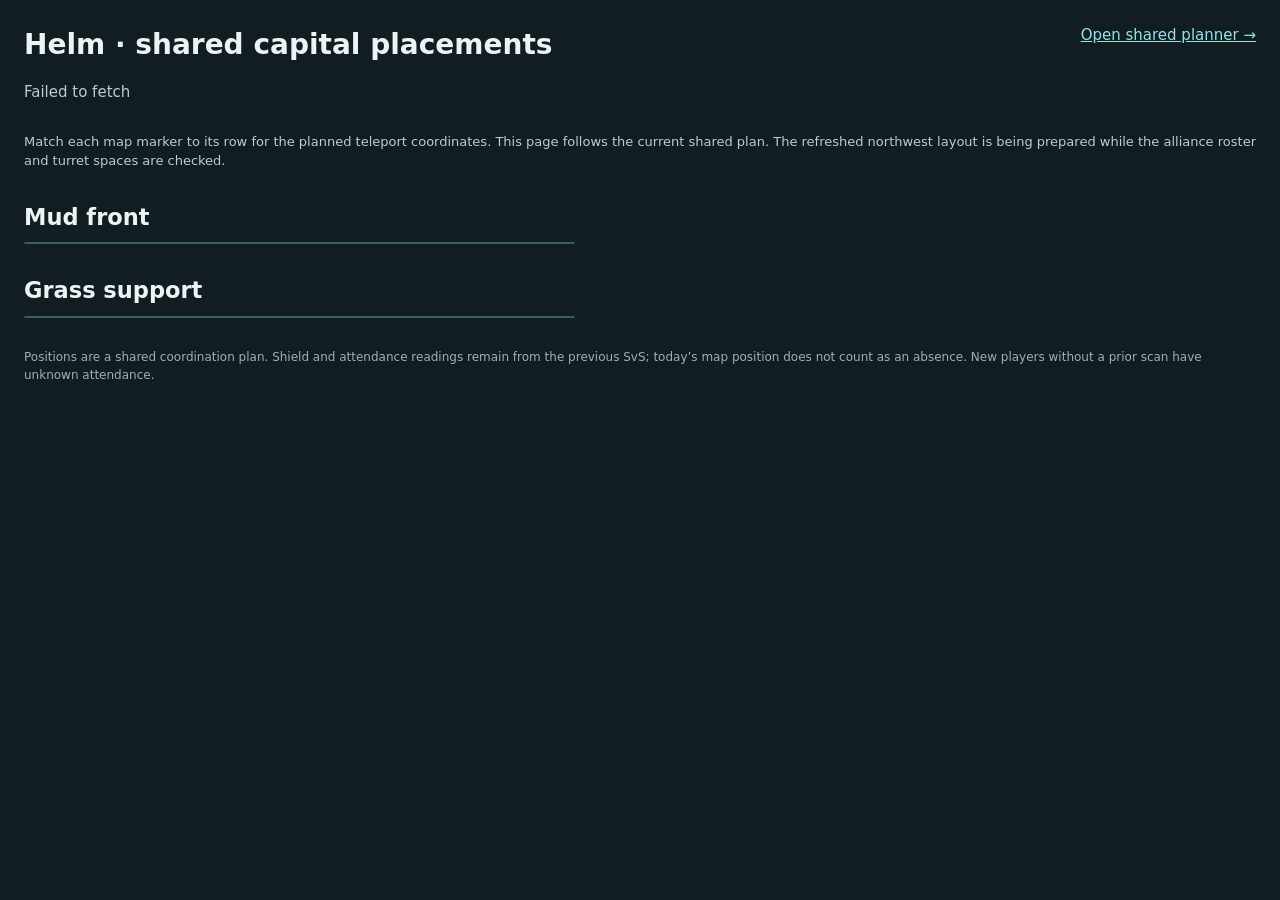
<file: helm-layout.html>
<!doctype html>
<html lang="en"><head><meta charset="utf-8"><meta name="viewport" content="width=device-width,initial-scale=1">
<title>Helm placements · State 798</title>
<style>
:root{color-scheme:dark}*{box-sizing:border-box}body{margin:0;background:#121d22;color:#edf3f5;font:15px/1.5 system-ui,sans-serif}main{max-width:1500px;margin:auto;padding:24px}h1{margin:0;font-size:28px}h2{margin:0 0 8px}p{color:#bdcbd1}a{color:#95e4e2}.header{display:flex;justify-content:space-between;gap:16px;align-items:start}.section{margin-top:30px}.layout{display:grid;grid-template-columns:minmax(350px,1fr) minmax(550px,1.2fr);gap:20px}.map{background:#17292b;border:1px solid #3d5a5f;border-radius:10px;min-width:0;align-self:start}.map svg{display:block;width:100%;height:auto}.table-wrap{overflow:auto;max-height:850px}table{border-collapse:collapse;width:100%;font-variant-numeric:tabular-nums;font-size:13px}th{text-align:left;position:sticky;top:0;background:#203239;padding:9px}td{padding:7px 9px;border-bottom:1px solid #34464c}tbody tr:hover{background:#253c42}.risk{color:#ffabad}.coordinate{white-space:nowrap;font-weight:700}.key{color:#f4cf88;font-weight:700}.note{font-size:13px}.picked td{background:#335456}footer{margin-top:30px;color:#9bb0ba;font-size:12px}@media(max-width:1000px){.layout{grid-template-columns:1fr}.table-wrap{max-height:none}.header{display:block}main{padding:16px}}@media print{body{color:#111;background:white}.header a{display:none}.layout{grid-template-columns:1fr 1.2fr}.table-wrap{max-height:none;overflow:visible}th{position:static;background:#eee}td{border-color:#bbb}p,footer{color:#333}.section{break-inside:avoid}.map{background:white}}
</style></head><body><main>
<div class="header"><div><h1>Helm · shared capital placements</h1><p id="snapshot">Loading the shared plan…</p></div><a href="placement.html?alliance=Helm">Open shared planner →</a></div>
<p class="note" id="layoutNote">Match each map marker to its row for the planned teleport coordinates. This page follows the current shared plan. The refreshed northwest layout is being prepared while the alliance roster and turret spaces are checked.</p>
<section class="section"><h2 id="mudTitle">Mud front</h2><div class="layout"><div class="map" id="mudMap"></div><div class="table-wrap" id="mudTable"></div></div></section>
<section class="section"><h2 id="grassTitle">Grass support</h2><div class="layout"><div class="map" id="grassMap"></div><div class="table-wrap" id="grassTable"></div></div></section>
<footer>Positions are a shared coordination plan. Shield and attendance readings remain from the previous SvS; today’s map position does not count as an absence. New players without a prior scan have unknown attendance.</footer>
</main><script src="placement-config.js?v=20261019-access"></script><script src="placement-planner.js?v=20261014-shared-defence"></script><script src="shared-state.js?v=20261019-access"></script><script src="helm-layout.js?v=20261019-access"></script></body></html>
</file>
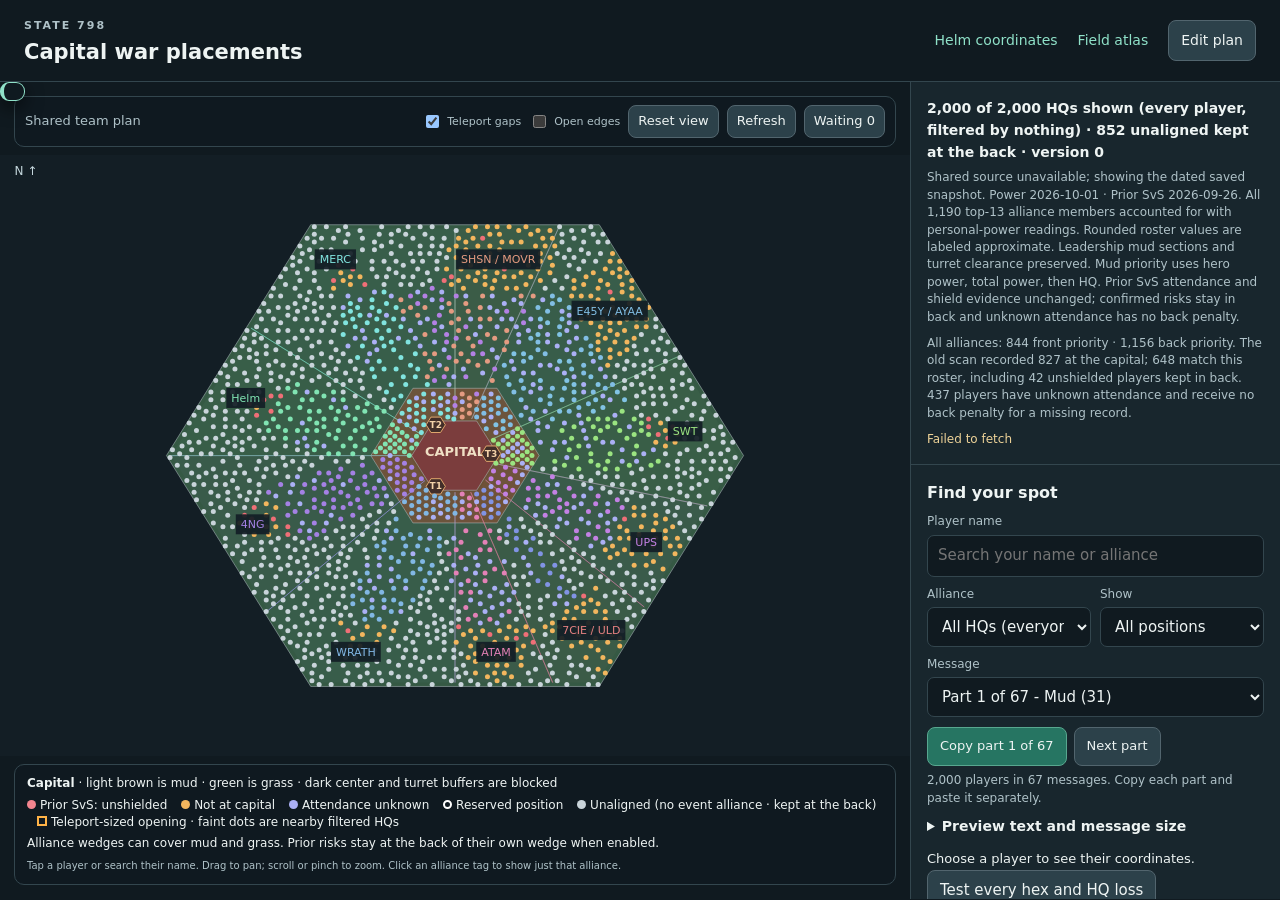
<file: placement.html>
<!doctype html>
<html lang="en">
<head><meta charset="utf-8"><meta name="viewport" content="width=device-width,initial-scale=1"><title>State 798 · Capital war placements</title><link rel="stylesheet" href="placement.css?v=20261109-map-edit"></head>
<body>
<header><div><a class="brand" href="placement.html">STATE 798</a><h1>Capital war placements</h1></div><nav><a href="helm-layout.html">Helm coordinates</a><a href="https://lastz-atlas.menagedsamuel.workers.dev/">Field atlas</a><a id="modeLink" class="button" href="placement.html?edit=1">Edit plan</a></nav></header>
<main>
<section class="map" aria-label="Capital placement map"><div class="map-toolbar"><span id="mapMode">Shared team plan</span><label class="map-action">Map action<select id="mapAction"><option value="select">Select player</option><option value="place">Choose target tile</option></select></label><label class="map-gap-toggle"><input id="showGaps" type="checkbox" checked>Teleport gaps</label><label class="map-gap-toggle"><input id="showEdges" type="checkbox">Open edges</label><button id="resetView">Reset view</button><button id="reloadShared">Refresh</button><button id="showWaiting">Waiting <span id="waitingCount">0</span></button><button id="autoGrass" class="editor-only" title="Pack unlocked grass players into each alliance wedge; mud and reserved manual HQs stay fixed">Auto-fill grass</button></div><div id="mapPreview" class="map-preview" hidden role="status" aria-live="polite"><span id="mapPreviewText"></span><button id="mapApply" class="primary">Apply</button><button id="mapCancel">Cancel</button></div><details id="mapRoster" class="map-roster editor-only" open><summary>Players to place <span id="rosterCount"></span></summary><div class="roster-filters"><label for="rosterSearch">Find player</label><input id="rosterSearch" placeholder="Name or alliance"><label for="rosterAlliance">Alliance</label><select id="rosterAlliance"></select><label for="rosterSort">Sort players</label><select id="rosterSort"><option value="hq">HQ level · highest first</option><option value="power">Power · highest first</option><option value="name">Name · A–Z</option></select><label class="check"><input id="rosterWaiting" type="checkbox">Waiting players only</label><p id="rosterHelp">Drag a name onto the map, or select a name then tap a tile.</p><p id="rosterSelection" role="status" aria-live="polite"></p><button id="rosterCancel" hidden>Cancel placement</button></div><div id="rosterPlayers" role="group" aria-label="Players to place"></div><details id="rosterReview" hidden><summary id="rosterReviewTitle">Unconfirmed roster records</summary><p>These older records are retained for review. They cannot be placed until their identity is confirmed against the current roster. Search for the current player name above.</p><div id="rosterReviewPlayers"></div></details></details><canvas id="map" aria-label="Alliance areas and HQ positions"></canvas><div id="dragChip" class="drag-chip" hidden role="status" aria-live="polite"><span id="dragChipTitle"></span><span id="dragChipText"></span></div><div id="dropChoice" class="drop-choice" hidden role="group" aria-label="Occupied tile options"><p id="dropChoiceText"></p><div class="actions"><button id="dropSwap" class="primary">Swap positions</button><button id="dropUnplace">Move occupant to the unplaced list</button><button id="dropCancel">Cancel</button></div></div><div id="hqInfo" class="hq-info" hidden role="dialog" aria-label="HQ details"><button id="hqInfoClose" class="hq-info-close" aria-label="Close HQ details">&times;</button><h3 id="hqInfoName"></h3><dl id="hqInfoFacts"></dl><p id="hqInfoNotes" class="hq-info-note" hidden></p></div><div class="legend"><b>Capital</b> · light brown is mud · green is grass · dark center and turret buffers are blocked<div><span class="risk-dot"></span>Prior SvS: unshielded <span class="absent-dot"></span>Not at capital <span class="unknown-dot"></span>Attendance unknown <span class="lock-dot"></span>Reserved position <span class="stray-dot"></span>Unaligned (no event alliance · kept at the back) <span class="gap-dot"></span>Teleport-sized opening · faint dots are nearby filtered HQs</div><div>Alliance wedges can cover mud and grass. Prior risks stay at the back of their own wedge when enabled.</div><small id="mapHelp">Zoom right in and every HQ is labelled with its player name and HQ level; click one for its card (power, alliance, spot). Click an alliance tag on a wedge to show just that alliance. On a phone, pinch to zoom.</small></div></section>
<aside>
<div class="control overview"><strong id="summary">Loading shared plan…</strong><p id="snapshotNote"></p><p id="surveyNote"></p><details id="surveyDetails" hidden><summary>Current in-game HQ map</summary><button id="downloadSurvey">Download observed HQs (CSV)</button><p id="surveyExtraNote"></p><div id="surveyExtraList"></div></details><p id="attendanceSummary"></p><div id="status" class="status" role="status" aria-live="polite"></div></div>
<div class="control"><h2>Find your spot</h2><label for="search">Player name</label><input id="search" placeholder="Search your name or alliance"><div class="line"><div><label for="section">Alliance</label><select id="section"><option value="">All HQs (everyone, incl. unaligned)</option></select></div><div><label for="zone">Show</label><select id="zone"><option value="">All positions</option><option value="mud">Mud</option><option value="grass">Grass</option><option value="rear">Back priority (unaligned or prior SvS)</option><option value="unassigned">Waiting for a spot</option></select></div></div>
<div id="copyParts" hidden><label for="copyPart">Message</label><select id="copyPart"></select></div><div class="actions"><button id="copyList" class="primary" disabled>Copy list</button><button id="nextCopyPart" hidden>Next part</button></div><p id="copyHint">Choose an alliance to copy its list for game chat. Search and Show filters apply.</p><div id="copyStatus" class="status" role="status" aria-live="polite"></div><details id="copyPreview"><summary>Preview text and message size</summary><label for="copySize">Message size</label><select id="copySize"><option value="900">Standard</option><option value="450">Short</option></select><p>If the game still cuts off a message, choose Short.</p><label for="placementText">Player names and coordinates</label><textarea id="placementText" rows="8" readonly></textarea></details>
<div id="selectedPlayer" class="selected">Choose a player to see their coordinates.</div><button id="checkDefence">Test every hex and HQ loss</button><label class="check"><input id="simulateDestroyed" type="checkbox">Simulate selected HQ destroyed</label><p id="defenceInfo" role="status" aria-live="polite"></p><label class="check"><input id="swapPreview" type="checkbox">Show strike team after swaps</label></div>
<section id="editTools" class="editor-only" aria-label="Editor tools">
<details class="control" id="accessPanel"><summary>Editor access</summary><p>Enter the team key once on this device. Your edits save automatically for everyone.</p><label>Your name<input id="editorName" maxlength="60" placeholder="Your name"></label><label>Editor key<input id="editorKey" type="password" autocomplete="off" placeholder="Shared team key"></label><div class="actions"><button id="connectEditor" class="primary">Enable editing</button><button id="forgetEditor">Forget saved key</button></div></details>
<div class="control"><h2>Planning phases</h2><label class="check"><input id="planningMode" type="checkbox">Draft planning: allow temporary teleport gaps</label><p id="planningStatus" role="status" aria-live="polite"></p><button id="clearEveryone" class="danger">Move everyone to waiting</button><p>Moves all mud and grass players to waiting, clears old observed HQ squares and their occupied-space blockers from this draft, releases all reservations and swap pairs, and enables draft planning. Saved alliance zones stay in place. Adjust and save each zone, then preview all alliance wedges and apply the fill. Gap outlines and the footprint test remain available during editing.</p></div><div class="control"><h2>Manage alliances</h2><p id="allianceSource"></p><label>Alliance from Google Sheets<select id="allianceChoice"><option value="">Loading alliances…</option></select></label><label>Or enter a custom alliance tag<input id="customAllianceTag" maxlength="20" placeholder="Alliance tag"></label><div class="actions"><button id="addAlliance">Add alliance zone</button></div><label>Zone to remove<select id="removeAllianceChoice"><option value="">Choose a saved zone to remove</option></select></label><button id="removeAlliance" class="danger">Remove selected alliance zone</button><p>This list includes every saved zone, including alliances absent from the current Sheet. Removing a zone moves its players to waiting, releases their reservations and affected swap pairs, and keeps their player records and alliance tags. The other zones stay in place.</p><button id="refreshMemberships">Preview membership refresh from Sheets</button><p>Matches existing players by player ID. Review changes before applying; unmatched players stay unchanged.</p><p id="allianceActionStatus" role="status" aria-live="polite"></p></div><div class="control"><h2>Alliance area</h2><p>Select an alliance above, choose spacing, then preview. Shared alliance groups arrange together. Reserved players stay fixed; any outside the wedge are flagged. Zoom in to see the seven-tile HQ footprints.</p><div class="line"><label>Direction °<input id="boundaryCenter" type="number" min="0" max="359" value="315"></label><label>Area width °<input id="boundaryWidth" type="number" min="1" max="360" value="60"></label></div><div class="compass"><button data-direction="0">N</button><button data-direction="45">NE</button><button data-direction="90">E</button><button data-direction="135">SE</button><button data-direction="180">S</button><button data-direction="225">SW</button><button data-direction="270">W</button><button data-direction="315">NW</button></div><button id="helmCorners">Helm: west → northwest corners</button><label class="check"><input id="grassOnly" type="checkbox" checked>Keep grass inside this alliance’s wedge</label><label class="check"><input id="grassCompact" type="checkbox">Keep grass together (preserve player order)</label><p>Groups every grass member at normal spacing, including lower-power players. Keeps the original player order. Blocking grass HQs from other alliances may move into their own wedges or shared grass; preview shows how many.</p><button id="arrangeGrass">Preview grass grouping only</button><label class="check"><input id="defencePacking" type="checkbox">Block every enemy teleport footprint</label><p>Tests every legal hex. Spacing is preferred; closing openings takes priority. Outside draft planning, unsafe previews cannot be applied.</p><h3>Front line and spacing</h3><div class="line"><label>Touching front rows<select id="frontLayers"><option value="0">None</option><option value="1" selected>1 row</option><option value="2">2 rows</option><option value="3">3 rows</option></select></label><label>Empty tiles behind front<select id="bodyGap"><option value="0">0 · touching</option><option value="1" selected>1 tile</option><option value="2">2 tiles</option><option value="3">3 tiles</option></select></label></div><p>The front rows touch. This gap separates the front from the body and spaces the body HQs. Players who cannot fit wait for a spot.</p><p id="areaCapacity"></p><p id="wedgeHealth" role="status" aria-live="polite"></p><div class="actions"><button id="saveBoundary">Save area &amp; rules</button><button id="arrangeAlliance" class="primary">Preview alliance layout</button></div><div class="actions"><button id="arrangeAll">Preview all alliance wedges</button></div><p>Use all wedges to bring the top alliances into their own areas together. Uses saved wedge boundaries and the spacing above; rearranges all unlocked players, including shared grass.</p><div id="layoutPreview" hidden><p id="layoutReport" role="status" aria-live="polite"></p><div class="actions"><button id="applyLayout" class="primary">Apply preview</button><button id="cancelLayout">Cancel preview</button></div></div><p>Drag the area’s center handle to rotate it, or its edge handles to resize it. Reserved players stay fixed.</p><details><summary>Exact edges and partial fill</summary><div class="line"><label>Start angle °<input id="wedgeStart" type="number" value="0" min="0" max="360"></label><label>End angle °<input id="wedgeEnd" type="number" value="360" min="0" max="360"></label></div><p>0° is north, 90° east. An area may cross north.</p><button id="fillWedge">Refill open spots in this area</button></details></div>
<div class="control"><h2>Place a player</h2><ol class="placement-steps"><li>Select a player in the list or on the map.</li><li>Choose a target tile on the map or enter X/Y below.</li><li>Check the target, then place and reserve.</li></ol><p class="drag-note">In edit mode you can drag an HQ anywhere on the map, including outside its alliance wedge. Drop it on a tile another HQ holds to swap positions or send that player to the unplaced list. Wedge and teleport-gap changes are reported, not blocked. Dragging reserves the HQ, so <b>Auto-fill grass</b> on the map packs the grass around your manual placements and leaves every mud HQ alone.</p><button id="chooseOnMap">Choose target on map</button><div id="targetInfo">Choose a map spot.</div><div class="line"><label>X<input id="targetX" type="number" min="0" max="999"></label><label>Y<input id="targetY" type="number" min="0" max="999"></label><button id="findSite">Check tile</button></div><div class="actions nudges" aria-label="Adjust target one tile"><button data-nudge="0,-1" aria-label="Move target Y minus 1">Y −1</button><button data-nudge="-1,0" aria-label="Move target X minus 1">X −1</button><button data-nudge="1,0" aria-label="Move target X plus 1">X +1</button><button data-nudge="0,1" aria-label="Move target Y plus 1">Y +1</button></div><p id="placementHint" role="status" aria-live="polite"></p><p id="gapWarning" role="status" aria-live="polite"></p><p id="existingGapInfo" role="status" aria-live="polite"></p><div class="actions"><button id="lockPlayer" class="primary">Place and reserve</button><button id="unlockPlayer">Release reservation</button><button id="unassignPlayer">Move to waiting</button></div></div>
<div class="control"><h2>Make room</h2><p>Cleared players stay in the waiting list. They can be placed again later.</p><label class="check"><input id="keepLocks" type="checkbox" checked>Keep reserved positions and swap pairs</label><div class="actions"><button id="clearMud" class="danger">Clear all mud</button><button id="clearArea">Clear mud in this area</button><button id="pushBack">Move waiting players to back of grass</button></div><p>Moving to occupied grass sends the displaced player to waiting.</p></div>
<details class="control"><summary>Strike team and reserves</summary><p>Select a grass player as strike, then a mud holder as their reserve. Both spots are reserved until the swap.</p><div class="actions"><button id="markStrike">Set strike player</button><button id="pairReserve">Pair mud reserve</button></div><div id="pendingStrike"></div><ul id="pairs" class="pairs"></ul></details>
<details class="control"><summary>History and restore</summary><p>Every save records who changed the plan. Restoring makes a new saved version.</p><div class="actions"><button id="refreshHistory">Refresh history</button><button id="moreHistory" hidden>Older versions</button></div><ol id="historyList" class="history-list"></ol><div id="historyDetail"></div><button id="restoreHistory" hidden>Restore this version</button></details>
<details class="control"><summary>Placement rules and downloads</summary><p id="explain"></p><div class="actions"><button id="exportCurrent">Download staging CSV</button><button id="exportSwap">Download post-swap CSV</button></div></details>
</section>
<div class="rows"><table><thead><tr><th>HQ</th><th>Player</th><th>Alliance</th><th>Spot</th></tr></thead><tbody id="rows"></tbody></table><p id="listNote"></p></div>
</aside></main><script src="placement-planner.js?v=20261109-map-edit"></script><script src="placement-config.js?v=20261019-access"></script><script src="placement-chat.js?v=20261014-hq-drag"></script><script src="shared-state.js?v=20261022-preview-refresh"></script><script src="placement-ui.js?v=20261112-live-refresh"></script>
</body></html>
</file>
<file: placement.css>
:root{color-scheme:dark;--bg:#101a20;--panel:#18262d;--line:#33464e;--text:#eef4f3;--muted:#afc2c8;--accent:#8fe1c8}
#placementText{width:100%;padding:9px 10px;background:var(--bg);border:1px solid var(--line);border-radius:7px;color:var(--text);font:13px/1.5 ui-monospace,monospace;resize:vertical}#copyPreview{margin-top:8px}#copyStatus:empty{display:none}#copyList:disabled,#nextCopyPart:disabled{opacity:.5;cursor:default}
*{box-sizing:border-box}body{margin:0;background:var(--bg);color:var(--text);font:15px/1.45 system-ui,sans-serif}a{color:var(--accent);text-decoration:none}a:hover{text-decoration:underline}button,input,select{font:inherit}button,.button{background:#2c414a;border:1px solid #52656e;border-radius:8px;padding:9px 12px;color:var(--text);cursor:pointer}button:hover,.button:hover{background:#3b5863}button.primary{background:#267562;border-color:#58a78f}button.danger{background:#66343d;border-color:#a06c77}button:focus-visible,a:focus-visible,input:focus-visible,select:focus-visible,summary:focus-visible{outline:2px solid var(--accent);outline-offset:3px}
header{display:flex;align-items:center;justify-content:space-between;gap:16px;padding:14px 24px;border-bottom:1px solid var(--line)}header .brand{font-size:11px;letter-spacing:2px;font-weight:700;color:var(--muted)}h1{font-size:21px;margin:1px 0 0}nav{display:flex;gap:20px;align-items:center;font-size:14px}h2{font-size:16px;margin:0 0 9px}
main{display:grid;grid-template-columns:minmax(0,1fr) 370px;height:calc(100dvh - 83px);min-height:550px}.map{position:relative;min-width:0;overflow:hidden}canvas{display:block;width:100%;height:100%;touch-action:none}.map-toolbar{position:absolute;top:14px;left:14px;right:14px;display:flex;align-items:center;gap:8px;flex-wrap:wrap;background:#101a20e8;border:1px solid var(--line);border-radius:10px;padding:8px 10px;z-index:1}.map-toolbar>span{margin-right:auto;color:var(--muted);font-size:13px}.map-toolbar button{padding:6px 9px;font-size:13px}.legend{position:absolute;left:14px;bottom:14px;right:14px;width:max-content;max-width:calc(100% - 28px);border-radius:10px;padding:10px 12px;background:#101a20e8;border:1px solid var(--line);font-size:12px;pointer-events:none}.legend div{margin:4px 0}.risk-dot,.lock-dot{display:inline-block;width:9px;height:9px;border-radius:50%;margin-right:4px}.risk-dot{background:#f3858f}.lock-dot{border:2px solid white;margin-left:10px}small{color:var(--muted)}
aside{background:var(--panel);border-left:1px solid var(--line);overflow-y:auto;display:flex;flex-direction:column;min-height:0}.control{padding:16px;border-bottom:1px solid var(--line);flex-shrink:0}.control p{margin:6px 0 9px;color:var(--muted);font-size:12px}.overview strong{font-size:14px}.status{font-size:12px;color:#eed398;min-height:17px}label{display:block;color:var(--muted);font-size:12px;margin:9px 0 4px}input,select{width:100%;padding:9px 10px;background:var(--bg);border:1px solid var(--line);border-radius:7px;color:var(--text)}.line{display:flex;gap:9px;align-items:end}.line>*{flex:1;min-width:0}.line>button{flex:none}.actions{display:flex;flex-wrap:wrap;gap:7px;margin-top:10px}.actions button{font-size:13px}.check{display:flex;align-items:center;gap:8px;margin-top:12px}.check input{width:auto}.selected{padding:12px 0 0;font-size:13px;line-height:1.7}.selected strong{display:block;color:var(--accent);font-size:16px}.selected .coordinates{display:block;font-weight:700;font-size:18px}.selected .detail{display:block;color:var(--muted);font-size:12px}summary{cursor:pointer;font-size:14px;font-weight:650}details>details{margin-top:10px}details[open]>summary{margin-bottom:10px}.compass{display:grid;grid-template-columns:repeat(8,1fr);gap:3px;margin-top:10px}.compass button{padding:6px 0;font-size:11px}.editor-only{display:none}.editing .editor-only{display:block}.editing .rows{min-height:220px;flex-shrink:0}
.rows{flex:1;min-height:160px;overflow:auto}table{width:100%;border-collapse:collapse;font-size:12px}th{background:var(--panel);position:sticky;top:0;color:var(--muted);text-align:left}td,th{padding:9px 8px;border-bottom:1px solid var(--line)}tr{cursor:pointer}tbody tr:hover,.active{background:#2b474e}td:last-child{white-space:nowrap}#listNote{padding:8px 16px;color:var(--muted);font-size:12px}.pairs,.history-list,.history-changes{font-size:12px;margin:10px 0;padding-left:20px}.pairs{list-style:none;padding:0}.pairs li{border-top:1px solid var(--line);padding:8px 0}.pairs button{float:right;font-size:12px;padding:3px 5px}.history-list,.history-changes{max-height:190px;overflow:auto}.history-list li{margin:6px 0}.history-list button{font-size:12px;margin-left:6px;padding:3px 5px}
@media(max-width:800px){header{padding:12px 14px;align-items:stretch;flex-direction:column;gap:10px}h1{font-size:18px}nav{gap:9px;flex-wrap:wrap;justify-content:space-between;font-size:12px}main{display:flex;flex-direction:column;height:auto;min-height:0}.map{height:53dvh;min-height:350px}aside{border-left:0;border-top:1px solid var(--line);max-height:none}.rows{max-height:55dvh;min-height:220px}.legend{font-size:10px;padding:7px 9px}.legend small{display:none}.map-toolbar>span{display:none}.control{padding:14px}.editing .rows{max-height:none}}

.absent-dot{display:inline-block;width:9px;height:9px;border-radius:50%;margin:0 4px 0 10px;background:#f3b65e}.rear-note{display:block;margin-top:3px;color:#f3b65e;font-size:10px;white-space:normal}.selected .rear-note{color:#f3b65e}

.unknown-dot{display:inline-block;width:9px;height:9px;border-radius:50%;margin:0 4px 0 10px;background:#abb0f5}

.unknown-note{display:block;margin-top:3px;font-size:10px;color:#abb0f5}.selected .unknown-note{color:#abb0f5}
button:disabled{opacity:.45;cursor:default}h3{font-size:14px;margin:18px 0 4px}.placement-steps{padding-left:20px;font-size:12px;color:var(--muted)}.placement-steps li{margin:6px 0}.map-action{display:flex;align-items:center;gap:6px;margin:0;font-size:11px}.map-action select{width:auto;padding:4px;font-size:12px}body:not(.editing) .map-action{display:none}#layoutPreview{border:1px solid var(--accent);border-radius:8px;padding:10px;margin-top:12px}#wedgeHealth,#placementHint{color:#eed398}.nudges button{min-width:55px}

/* Keep the legend clear of the southern alliance labels. */
.map{display:flex;flex-direction:column}
.map-gap-toggle{display:flex;align-items:center;gap:5px;margin:0;font-size:11px}.map-gap-toggle input{width:auto}.gap-dot{display:inline-block;width:10px;height:10px;border:2px solid #ffb347;margin:0 4px 0 10px}#gapWarning.has-gap{border:1px solid #ffb347;border-radius:7px;padding:9px;color:#ffcf85}
.map-toolbar{position:static;margin:14px 14px 8px;flex-shrink:0}
canvas{flex:1;min-height:0;height:0}
.legend{position:static;margin:8px 14px 14px;flex-shrink:0}
@media(max-width:800px){.map{height:66dvh;min-height:490px}}
.drop-choice{margin:0 14px 8px;flex-shrink:0;background:#101a20f2;border:1px solid var(--accent);border-radius:10px;padding:10px 12px}
.drop-choice p{margin:0 0 8px;font-size:12px;color:var(--text)}
.drop-choice .actions{margin:0}
.drop-choice button{padding:7px 10px;font-size:13px}
.drag-note{margin:8px 0 0;font-size:12px;color:var(--muted)}

/* Drag-and-drop feedback: a floating chip that follows the pointer during an HQ drag, plus an
   occupied-tile prompt that sits next to the drop point instead of in the sidebar. */
.drag-chip{position:absolute;z-index:6;pointer-events:none;display:flex;flex-direction:column;gap:3px;max-width:280px;background:#101a20f5;border:1px solid var(--accent);border-left-width:4px;border-radius:9px;padding:7px 10px;font-size:12px;line-height:1.35;box-shadow:0 6px 18px #0009}
.drag-chip span:first-child{font-weight:700}
.drag-chip.ok{border-color:#7ee787}.drag-chip.ok span:first-child{color:#7ee787}
.drag-chip.gap{border-color:#ffb347}.drag-chip.gap span:first-child{color:#ffcf85}
.drag-chip.choice{border-color:#8ab4ff}.drag-chip.choice span:first-child{color:#a9c8ff}
.drag-chip.bad{border-color:#f3858f}.drag-chip.bad span:first-child{color:#f3858f}
.stray-dot{display:inline-block;width:9px;height:9px;border-radius:50%;margin:0 4px 0 10px;background:#c9d4da}
.drop-choice.floating{position:absolute;z-index:7;margin:0;width:min(330px,88%);background:#101a20f7;box-shadow:0 10px 24px #000b}

/* Click an HQ on the map to read its card: name, HQ level, power and the notes deciding its spot. */
.hq-info{position:absolute;z-index:8;width:min(310px,88%);background:#101a20f7;border:1px solid var(--accent);border-radius:10px;padding:10px 12px 11px;box-shadow:0 10px 24px #000b;font-size:12px;line-height:1.4}
.hq-info h3{margin:0 0 6px;padding-right:16px;font-size:13px;color:var(--text)}
.hq-info dl{margin:0;display:grid;grid-template-columns:auto 1fr;gap:2px 10px}
.hq-info dt{color:var(--muted);font-size:11px;white-space:nowrap}
.hq-info dd{margin:0}
.hq-info .hq-info-note{margin:7px 0 0;padding-top:6px;border-top:1px solid #ffffff1a;color:var(--muted);font-size:11px}
.hq-info .hq-info-note[hidden]{display:none}
.hq-info-close{position:absolute;top:3px;right:5px;padding:2px 5px;background:none;border:0;color:var(--muted);font-size:15px;line-height:1;cursor:pointer}
.hq-info-close:hover{color:var(--text)}
/* Phone: keep the card short enough to sit under the HQ on a ~290px canvas. */
.hq-info.compact{padding:7px 11px 8px;font-size:11px;line-height:1.35}
.hq-info.compact h3{margin-bottom:4px;font-size:12px}
.hq-info.compact dl{gap:1px 8px}
.hq-info.compact dt{font-size:10px}

.map-roster{position:absolute;z-index:3;left:14px;top:78px;width:225px;max-height:65%;overflow:auto;background:#101a20f5;border:1px solid var(--line);border-radius:10px;padding:10px}.map-roster summary{font-size:13px}.roster-filters label{margin-top:5px}.roster-filters input,.roster-filters select{padding:6px}.roster-filters p{font-size:11px;color:var(--muted);margin:7px 0}.roster-player{display:block;width:100%;text-align:left;margin:5px 0;padding:7px;font-size:12px}.roster-player small{display:block}.roster-player[aria-pressed=true]{border-color:var(--accent);background:#2b474e}.roster-player[draggable=true]{cursor:grab}.map-roster:not([open]){width:auto}.editing .map-roster{display:block}.map-roster #rosterSelection{color:var(--accent)}@media(max-width:800px){.map-roster{top:85px;width:185px;max-height:55%}.roster-filters label{font-size:11px}}

#rosterReview{margin-top:10px;border-top:1px solid var(--line);padding-top:8px}#rosterReview summary{font-size:12px;color:#eed398}#rosterReview p{font-size:11px;color:var(--muted)}

.map-preview[hidden]{display:none}
.map-preview{flex-basis:100%;display:flex;align-items:center;gap:8px;flex-wrap:wrap;margin:0 14px 8px;padding:8px 10px;background:#101a20f2;border:1px solid var(--accent);border-radius:10px;font-size:12px;flex-shrink:0}
.map-preview span{flex:1 1 100%;color:#eed398}
.map-preview button{padding:6px 10px;font-size:13px}
.drag-chip.warn{border-color:#ffcf85}.drag-chip.warn span:first-child{color:#ffcf85}
</file>
